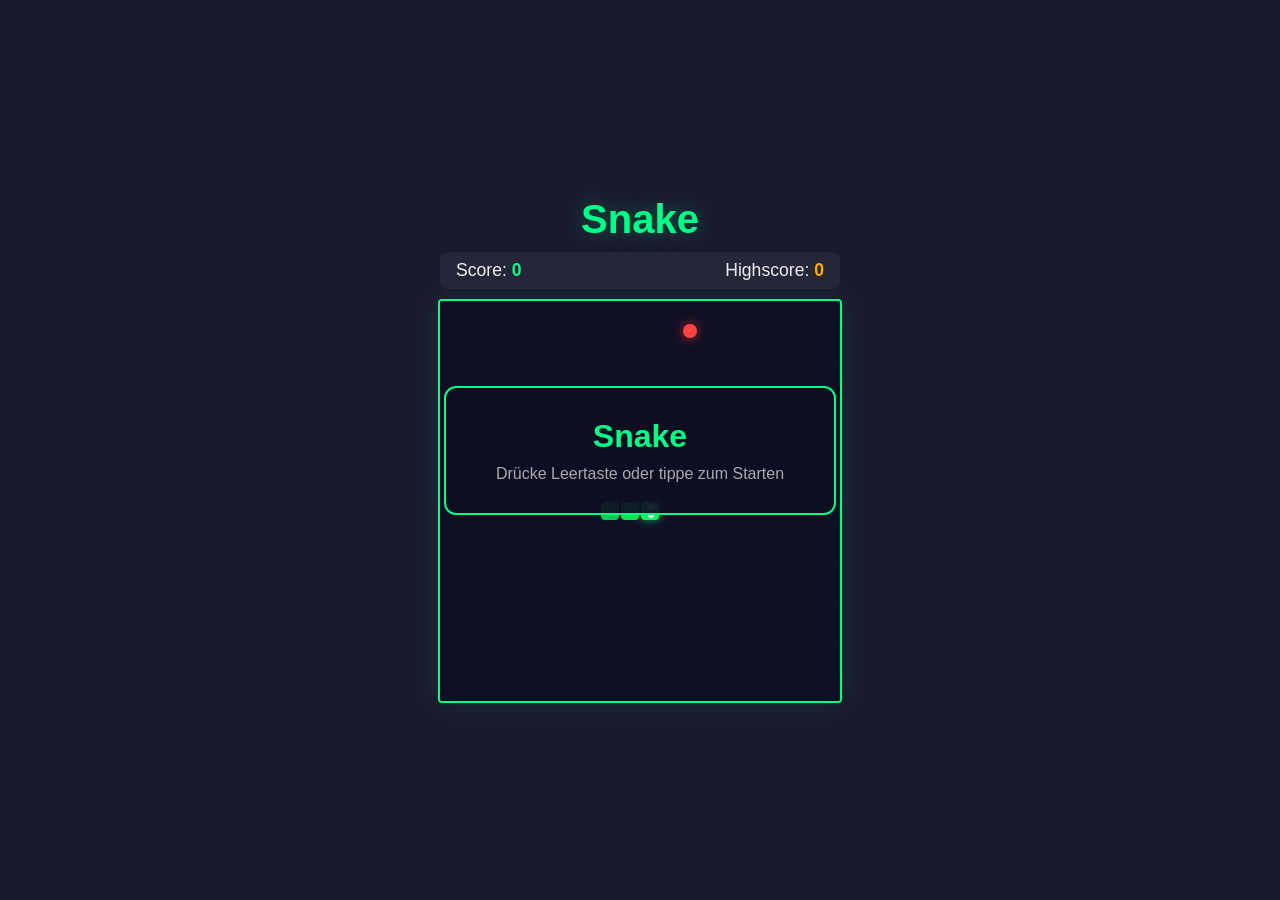
<file: index.html>
<!DOCTYPE html>
<html lang="de">
<head>
    <meta charset="UTF-8">
    <meta name="viewport" content="width=device-width, initial-scale=1.0">
    <title>Snake Spiel</title>
    <link rel="stylesheet" href="style.css">
</head>
<body>
    <div class="container">
        <h1>Snake</h1>
        <div class="score-board">
            <span>Score: <span id="score">0</span></span>
            <span>Highscore: <span id="highscore">0</span></span>
        </div>
        <canvas id="gameCanvas" width="400" height="400"></canvas>
        <div id="overlay" class="overlay">
            <div class="overlay-text">
                <h2 id="overlayTitle">Snake</h2>
                <p id="overlayMessage">Drücke Leertaste oder tippe zum Starten</p>
            </div>
        </div>
        <div class="controls">
            <div class="controls-row">
                <button class="ctrl-btn" id="btnUp">&#9650;</button>
            </div>
            <div class="controls-row">
                <button class="ctrl-btn" id="btnLeft">&#9664;</button>
                <button class="ctrl-btn" id="btnDown">&#9660;</button>
                <button class="ctrl-btn" id="btnRight">&#9654;</button>
            </div>
        </div>
    </div>
    <script src="game.js"></script>
</body>
</html>
</file>
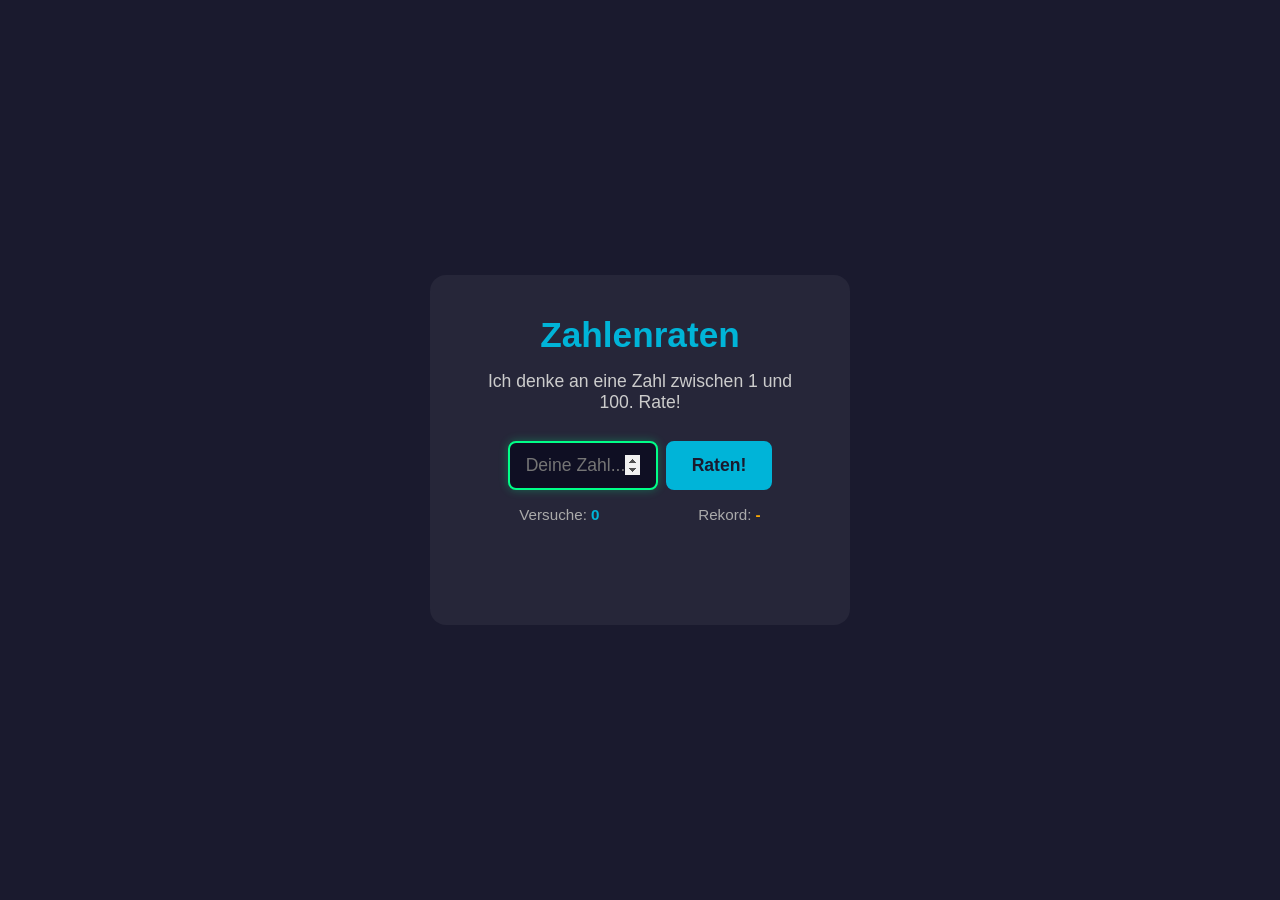
<file: 01-zahlenraten/index.html>
<!DOCTYPE html>
<!--
  DOCTYPE sagt dem Browser: "Das hier ist eine moderne Webseite (HTML5)."
  Ohne das könnte der Browser die Seite falsch darstellen.
-->
<html lang="de">
<!-- lang="de" sagt dem Browser: Die Seite ist auf Deutsch -->

<head>
    <!-- HEAD = unsichtbarer Bereich. Hier laden wir Einstellungen & Dateien -->
    <meta charset="UTF-8">
    <!-- charset="UTF-8" erlaubt Sonderzeichen wie ä, ö, ü, ß -->

    <meta name="viewport" content="width=device-width, initial-scale=1.0">
    <!-- Damit sieht die Seite auch auf dem Handy gut aus -->

    <title>Zahlenraten</title>
    <!-- Der Text, der oben im Browser-Tab steht -->

    <link rel="stylesheet" href="style.css">
    <!-- Hier laden wir unsere CSS-Datei (das Aussehen) -->
</head>

<body>
    <!-- BODY = sichtbarer Bereich. Alles was der Spieler sieht kommt hier rein -->

    <div class="container">
        <!-- div = eine unsichtbare Box, um Inhalte zu gruppieren -->
        <!-- class="container" = ein Name, damit wir die Box in CSS stylen können -->

        <h1>Zahlenraten</h1>
        <!-- h1 = Hauptüberschrift (h1 = größte, h6 = kleinste) -->

        <p id="message">Ich denke an eine Zahl zwischen 1 und 100. Rate!</p>
        <!-- p = Absatz (Paragraph) für Text -->
        <!-- id="message" = eine eindeutige ID, damit JavaScript diesen Text ändern kann -->

        <div class="input-area">
            <input type="number" id="guessInput" min="1" max="100" placeholder="Deine Zahl...">
            <!-- input = Eingabefeld -->
            <!-- type="number" = nur Zahlen erlaubt -->
            <!-- min/max = Bereich 1-100 -->
            <!-- placeholder = grauer Hinweistext im leeren Feld -->

            <button id="guessBtn">Raten!</button>
            <!-- button = ein klickbarer Knopf -->
        </div>

        <div class="info">
            <span>Versuche: <span id="attempts">0</span></span>
            <!-- span = kleiner Textbaustein (bleibt in einer Zeile) -->
            <!-- Verschachtelt: der innere span zeigt die Zahl, die JavaScript ändert -->

            <span>Rekord: <span id="record">-</span></span>
        </div>

        <div id="history" class="history"></div>
        <!-- Hier zeigen wir die bisherigen Versuche an -->

        <button id="newGameBtn" class="new-game-btn hidden">Neues Spiel</button>
        <!-- hidden = unsichtbar am Anfang, wird erst nach Gewinn sichtbar -->
    </div>

    <script src="game.js"></script>
    <!-- Ganz am Ende laden wir JavaScript, damit alle HTML-Elemente schon existieren -->
</body>
</html>
</file>
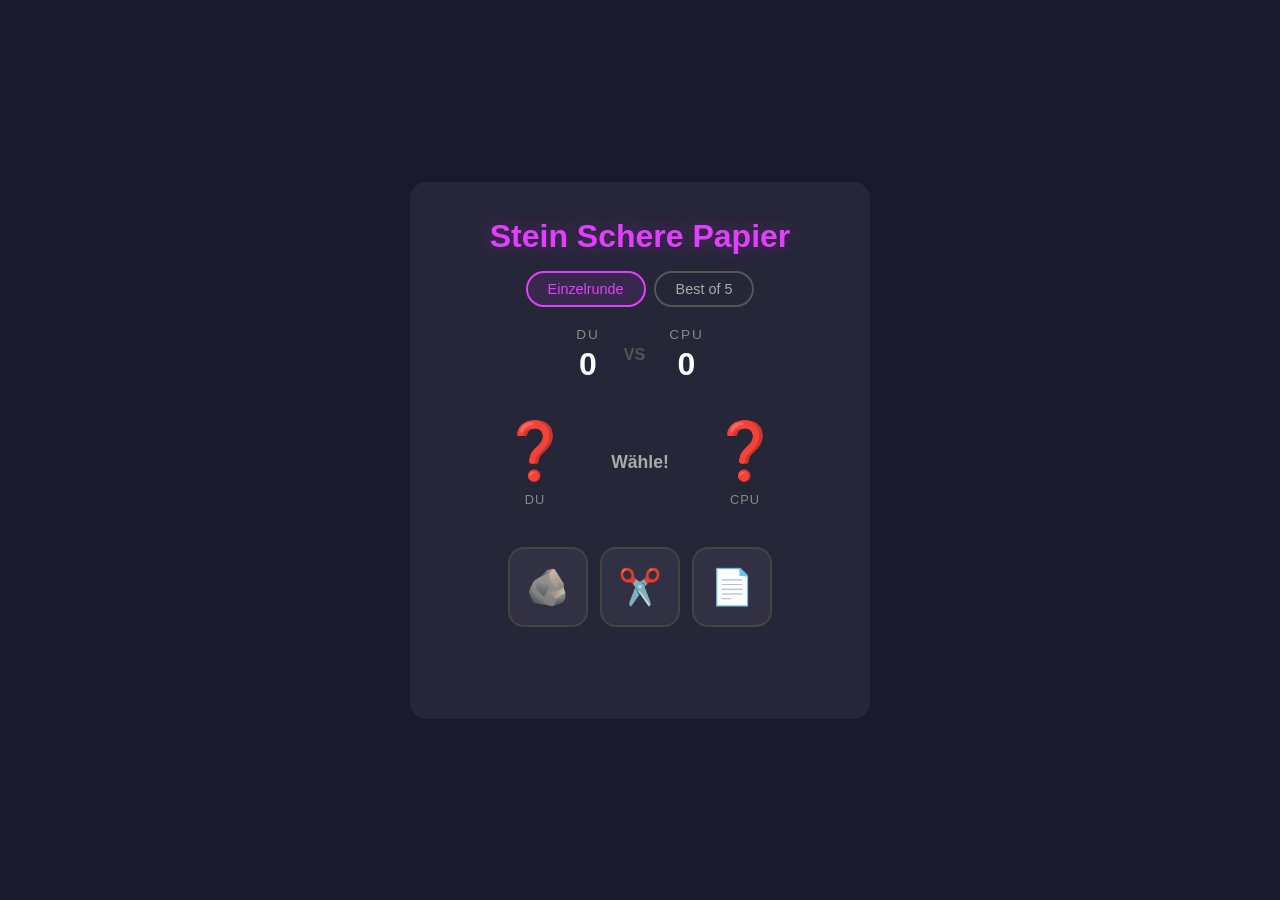
<file: 02-stein-schere-papier/index.html>
<!DOCTYPE html>
<html lang="de">
<head>
    <meta charset="UTF-8">
    <meta name="viewport" content="width=device-width, initial-scale=1.0">
    <title>Stein Schere Papier</title>
    <link rel="stylesheet" href="style.css">
</head>
<body>
    <div class="container">
        <h1>Stein Schere Papier</h1>

        <!-- Modus-Auswahl: Einzelrunde oder Best-of-5 -->
        <div class="mode-select">
            <button class="mode-btn active" data-mode="single">Einzelrunde</button>
            <!-- data-mode = ein eigenes Attribut (data-*), um Werte im HTML zu speichern -->
            <!-- active = CSS-Klasse, die zeigt welcher Modus gerade gewählt ist -->
            <button class="mode-btn" data-mode="bo5">Best of 5</button>
        </div>

        <!-- Punktestand -->
        <div class="scoreboard">
            <div class="score-player">
                <span class="score-label">Du</span>
                <span class="score-value" id="playerScore">0</span>
            </div>
            <div class="score-vs">VS</div>
            <div class="score-player">
                <span class="score-label">CPU</span>
                <span class="score-value" id="cpuScore">0</span>
            </div>
        </div>

        <!-- Kampf-Anzeige: zeigt die Wahl beider Spieler -->
        <div class="battle">
            <div class="fighter">
                <span class="fighter-emoji" id="playerChoice">❓</span>
                <span class="fighter-label">Du</span>
            </div>
            <div class="vs-text" id="resultText">Wähle!</div>
            <div class="fighter">
                <span class="fighter-emoji" id="cpuChoice">❓</span>
                <span class="fighter-label">CPU</span>
            </div>
        </div>

        <!-- Die 3 Auswahlknöpfe -->
        <div class="choices">
            <button class="choice-btn" data-choice="stein">🪨</button>
            <button class="choice-btn" data-choice="schere">✂️</button>
            <button class="choice-btn" data-choice="papier">📄</button>
        </div>

        <!-- Verlauf der Runden -->
        <div id="history" class="history"></div>

        <!-- Neues Spiel Button (anfangs versteckt) -->
        <button id="newGameBtn" class="new-game-btn hidden">Neues Spiel</button>
    </div>

    <script src="game.js"></script>
</body>
</html>
</file>
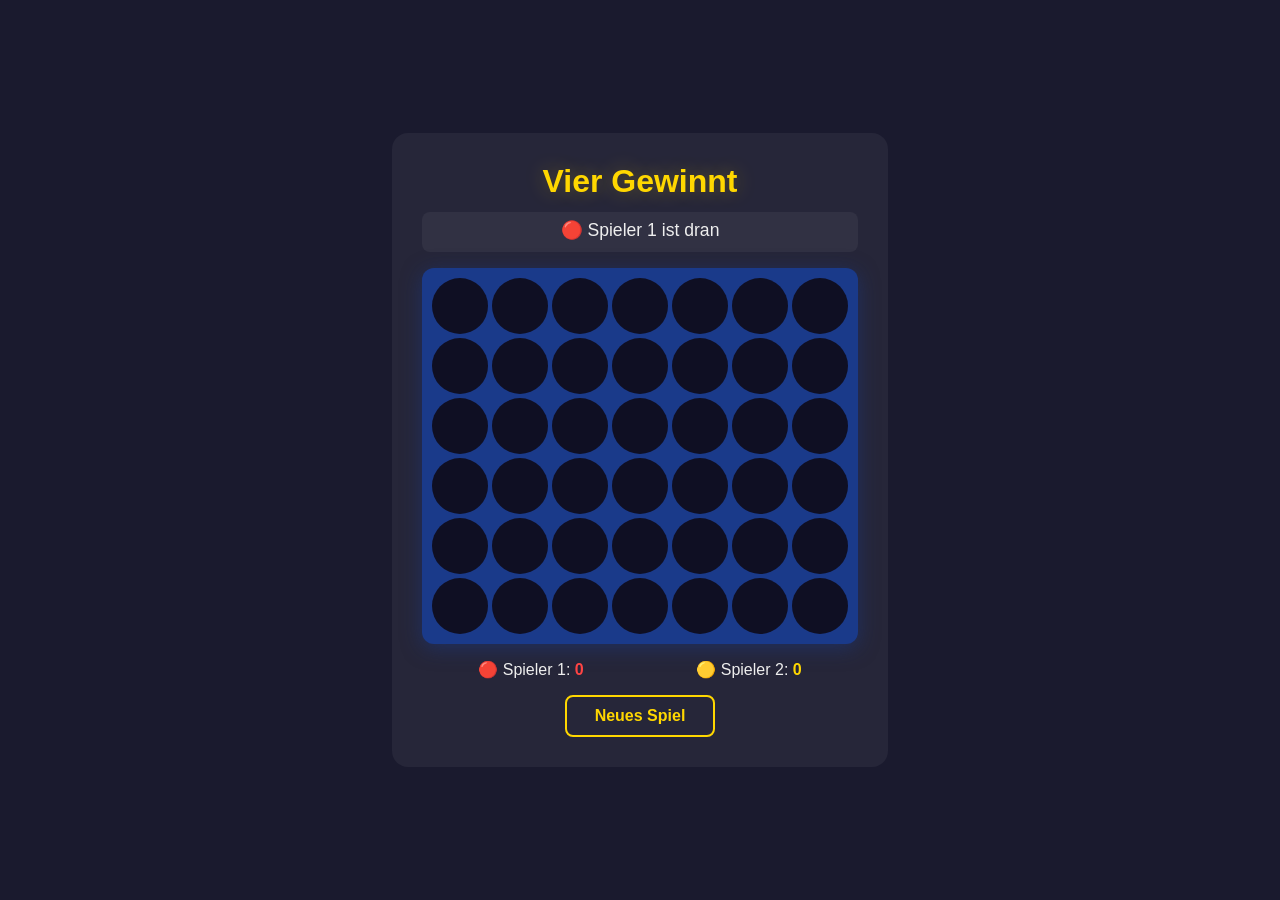
<file: 03-vier-gewinnt/index.html>
<!DOCTYPE html>
<html lang="de">
<head>
    <meta charset="UTF-8">
    <meta name="viewport" content="width=device-width, initial-scale=1.0">
    <title>Vier Gewinnt</title>
    <link rel="stylesheet" href="style.css">
</head>
<body>
    <div class="container">
        <h1>Vier Gewinnt</h1>

        <!-- Statusanzeige: Wer ist dran / Wer hat gewonnen -->
        <div id="status" class="status">🔴 Spieler 1 ist dran</div>

        <!-- Das Spielbrett — wird komplett von JavaScript erzeugt -->
        <!-- Warum? Weil wir 7 Spalten × 6 Zeilen = 42 Felder brauchen.
             Das per Hand in HTML zu schreiben wäre mühsam und fehleranfällig.
             JavaScript kann das in einer Schleife automatisch machen. -->
        <div id="board" class="board"></div>

        <!-- Punktestand -->
        <div class="scoreboard">
            <span>🔴 Spieler 1: <span id="score1">0</span></span>
            <span>🟡 Spieler 2: <span id="score2">0</span></span>
        </div>

        <button id="newGameBtn" class="new-game-btn">Neues Spiel</button>
    </div>

    <script src="game.js"></script>
</body>
</html>
</file>
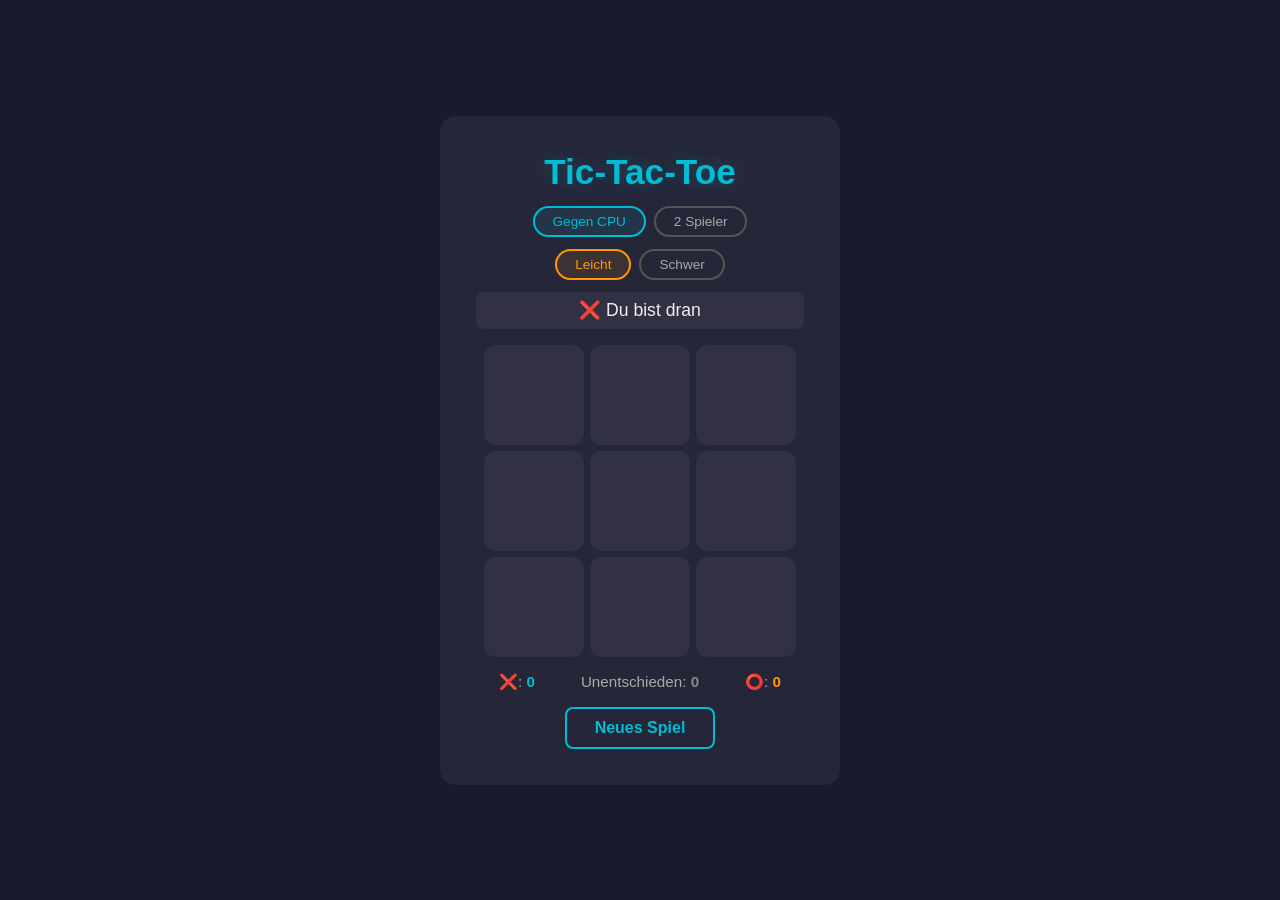
<file: 04-tic-tac-toe/index.html>
<!DOCTYPE html>
<html lang="de">
<head>
    <meta charset="UTF-8">
    <meta name="viewport" content="width=device-width, initial-scale=1.0">
    <title>Tic-Tac-Toe</title>
    <link rel="stylesheet" href="style.css">
</head>
<body>
    <div class="container">
        <h1>Tic-Tac-Toe</h1>

        <!-- Modus-Auswahl: gegen Freund oder gegen CPU -->
        <div class="mode-select">
            <button class="mode-btn active" data-mode="cpu">Gegen CPU</button>
            <button class="mode-btn" data-mode="local">2 Spieler</button>
        </div>

        <!-- Schwierigkeitsgrad (nur bei CPU-Modus sichtbar) -->
        <div class="difficulty" id="difficulty">
            <button class="diff-btn active" data-diff="easy">Leicht</button>
            <button class="diff-btn" data-diff="hard">Schwer</button>
            <!-- Leicht = CPU wählt zufällig
                 Schwer = CPU nutzt den Minimax-Algorithmus (unschlagbar!) -->
        </div>

        <div id="status" class="status">❌ Du bist dran</div>

        <!-- Das 3×3 Spielfeld -->
        <div id="board" class="board">
            <!-- 9 Felder — jedes mit einer Nummer von 0 bis 8:
                 0 | 1 | 2
                 ---------
                 3 | 4 | 5
                 ---------
                 6 | 7 | 8
            -->
            <div class="cell" data-index="0"></div>
            <div class="cell" data-index="1"></div>
            <div class="cell" data-index="2"></div>
            <div class="cell" data-index="3"></div>
            <div class="cell" data-index="4"></div>
            <div class="cell" data-index="5"></div>
            <div class="cell" data-index="6"></div>
            <div class="cell" data-index="7"></div>
            <div class="cell" data-index="8"></div>
        </div>

        <div class="scoreboard">
            <span>❌: <span id="scoreX">0</span></span>
            <span>Unentschieden: <span id="scoreDraw">0</span></span>
            <span>⭕: <span id="scoreO">0</span></span>
        </div>

        <button id="newGameBtn" class="new-game-btn">Neues Spiel</button>
    </div>

    <script src="game.js"></script>
</body>
</html>
</file>
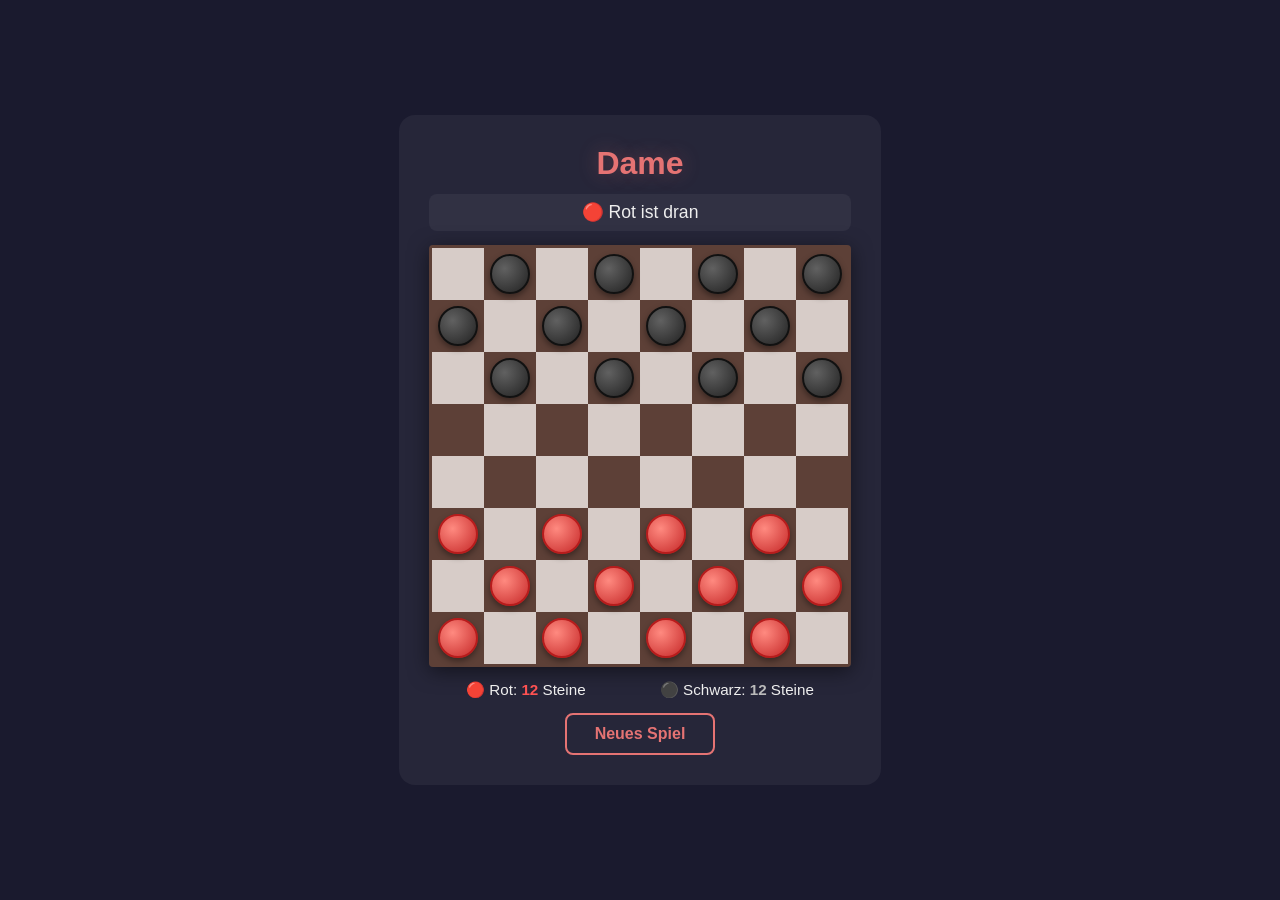
<file: 05-dame/index.html>
<!DOCTYPE html>
<html lang="de">
<head>
    <meta charset="UTF-8">
    <meta name="viewport" content="width=device-width, initial-scale=1.0">
    <title>Dame</title>
    <link rel="stylesheet" href="style.css">
</head>
<body>
    <div class="container">
        <h1>Dame</h1>
        <div id="status" class="status">🔴 Rot ist dran</div>

        <!-- Das 8×8 Spielbrett — wird von JavaScript erzeugt -->
        <div id="board" class="board"></div>

        <div class="scoreboard">
            <span>🔴 Rot: <span id="scoreRed">12</span> Steine</span>
            <span>⚫ Schwarz: <span id="scoreBlack">12</span> Steine</span>
        </div>

        <button id="newGameBtn" class="new-game-btn">Neues Spiel</button>
    </div>

    <script src="game.js"></script>
</body>
</html>
</file>
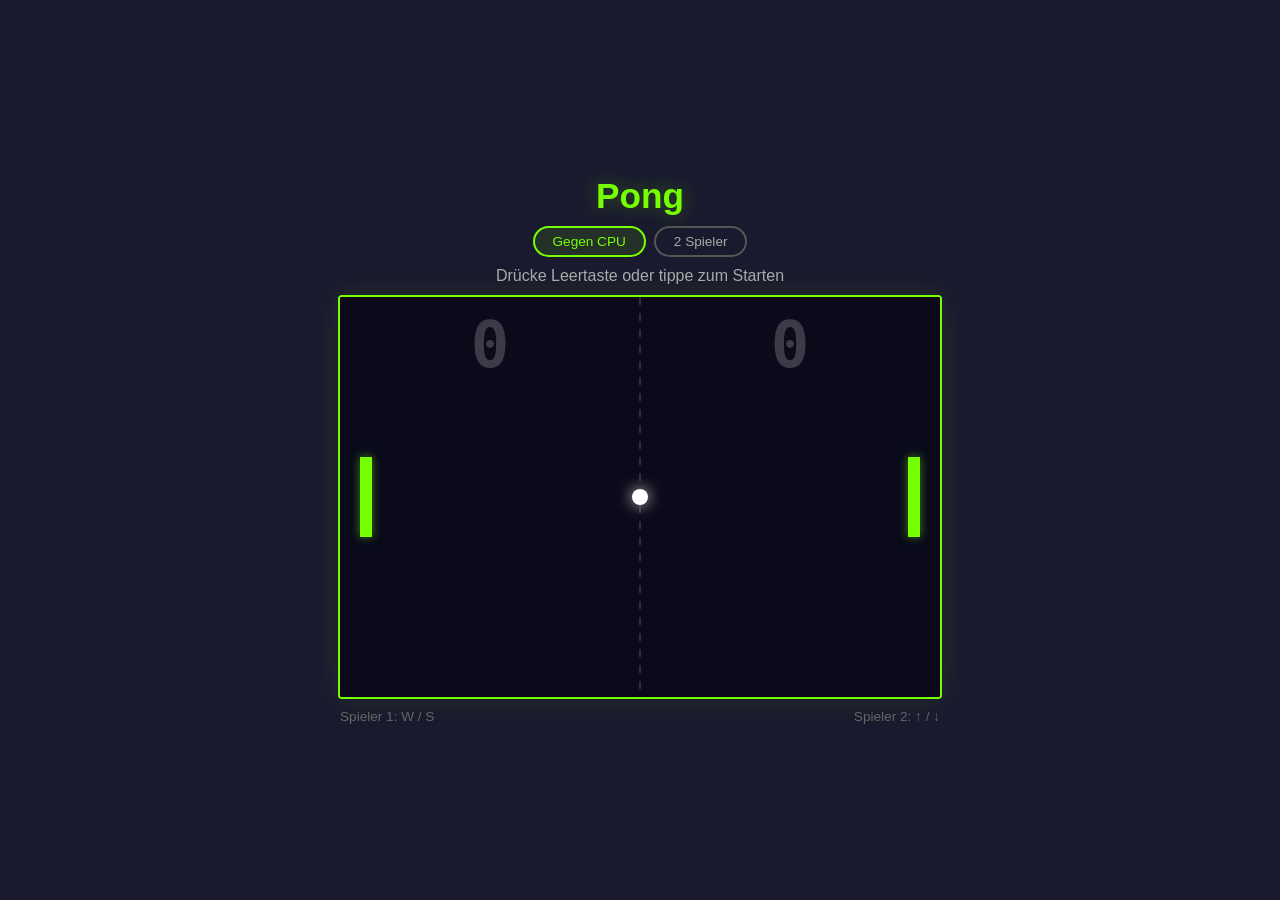
<file: 07-pong/index.html>
<!DOCTYPE html>
<html lang="de">
<head>
    <meta charset="UTF-8">
    <meta name="viewport" content="width=device-width, initial-scale=1.0">
    <title>Pong</title>
    <link rel="stylesheet" href="style.css">
</head>
<body>
    <div class="container">
        <h1>Pong</h1>

        <!-- Modus-Auswahl -->
        <div class="mode-select">
            <button class="mode-btn active" data-mode="cpu">Gegen CPU</button>
            <button class="mode-btn" data-mode="local">2 Spieler</button>
        </div>

        <div id="status" class="status">Drücke Leertaste oder tippe zum Starten</div>

        <!--
          Canvas = eine "Leinwand" auf der wir mit JavaScript zeichnen.
          Anders als HTML-Elemente zeichnen wir hier Pixel für Pixel.
          Perfekt für Spiele mit Bewegung (Ball, Schläger).

          Bei Pong nutzen wir Canvas statt HTML-Elemente, weil:
          - Der Ball sich 60x pro Sekunde bewegt
          - Wir Kollisionen pixel-genau berechnen
          - Es performanter ist als DOM-Manipulation
        -->
        <canvas id="gameCanvas" width="600" height="400"></canvas>

        <div class="controls-info">
            <span>Spieler 1: W / S</span>
            <span>Spieler 2: ↑ / ↓</span>
        </div>
    </div>

    <script src="game.js"></script>
</body>
</html>
</file>
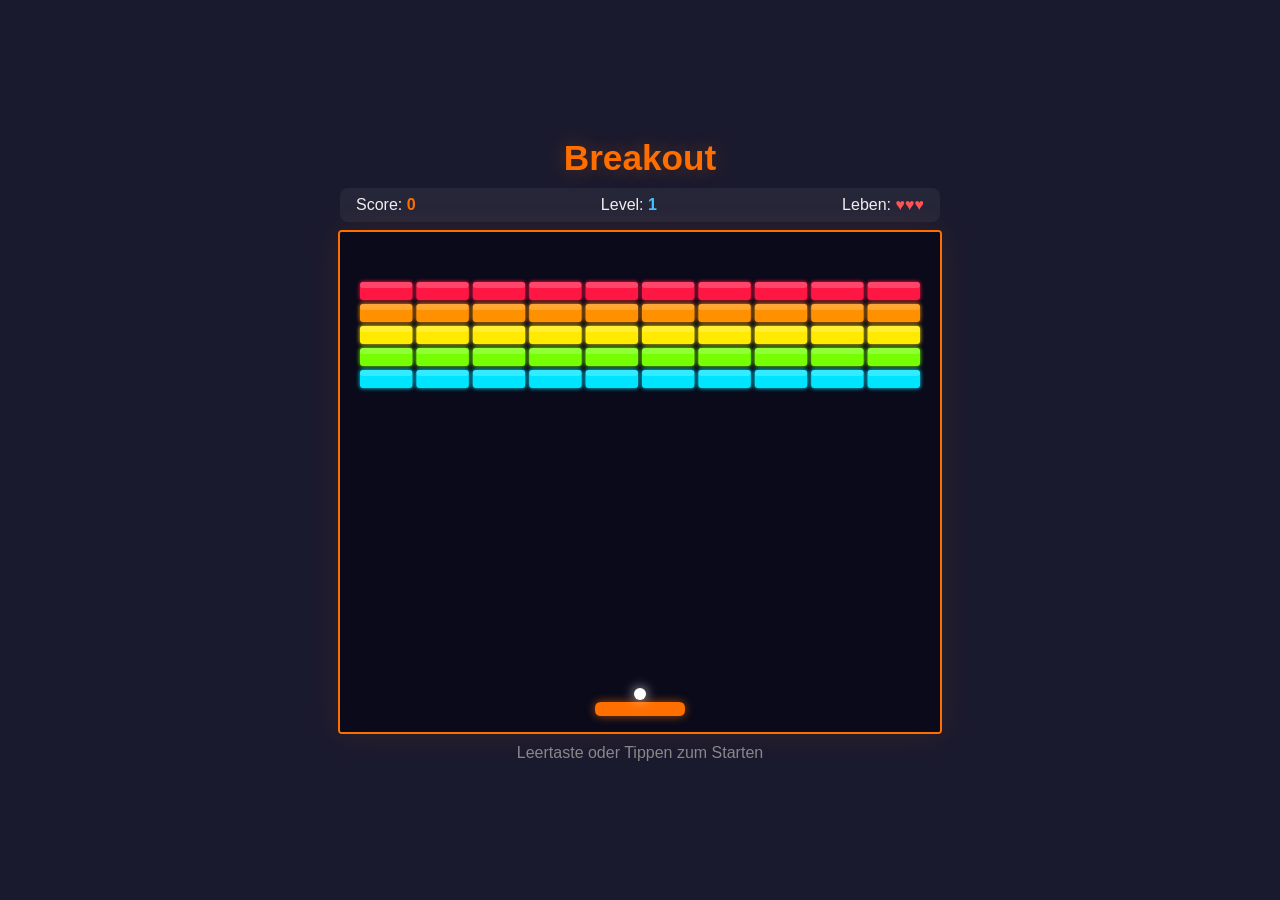
<file: 08-breakout/index.html>
<!DOCTYPE html>
<html lang="de">
<head>
    <meta charset="UTF-8">
    <meta name="viewport" content="width=device-width, initial-scale=1.0">
    <title>Breakout</title>
    <link rel="stylesheet" href="style.css">
</head>
<body>
    <div class="container">
        <h1>Breakout</h1>

        <div class="hud">
            <!-- HUD = Heads-Up Display — die Info-Leiste während des Spiels -->
            <span>Score: <span id="score">0</span></span>
            <span>Level: <span id="level">1</span></span>
            <span>Leben: <span id="lives">♥♥♥</span></span>
        </div>

        <canvas id="gameCanvas" width="600" height="500"></canvas>

        <div id="status" class="status">Leertaste oder Tippen zum Starten</div>
    </div>

    <script src="game.js"></script>
</body>
</html>
</file>
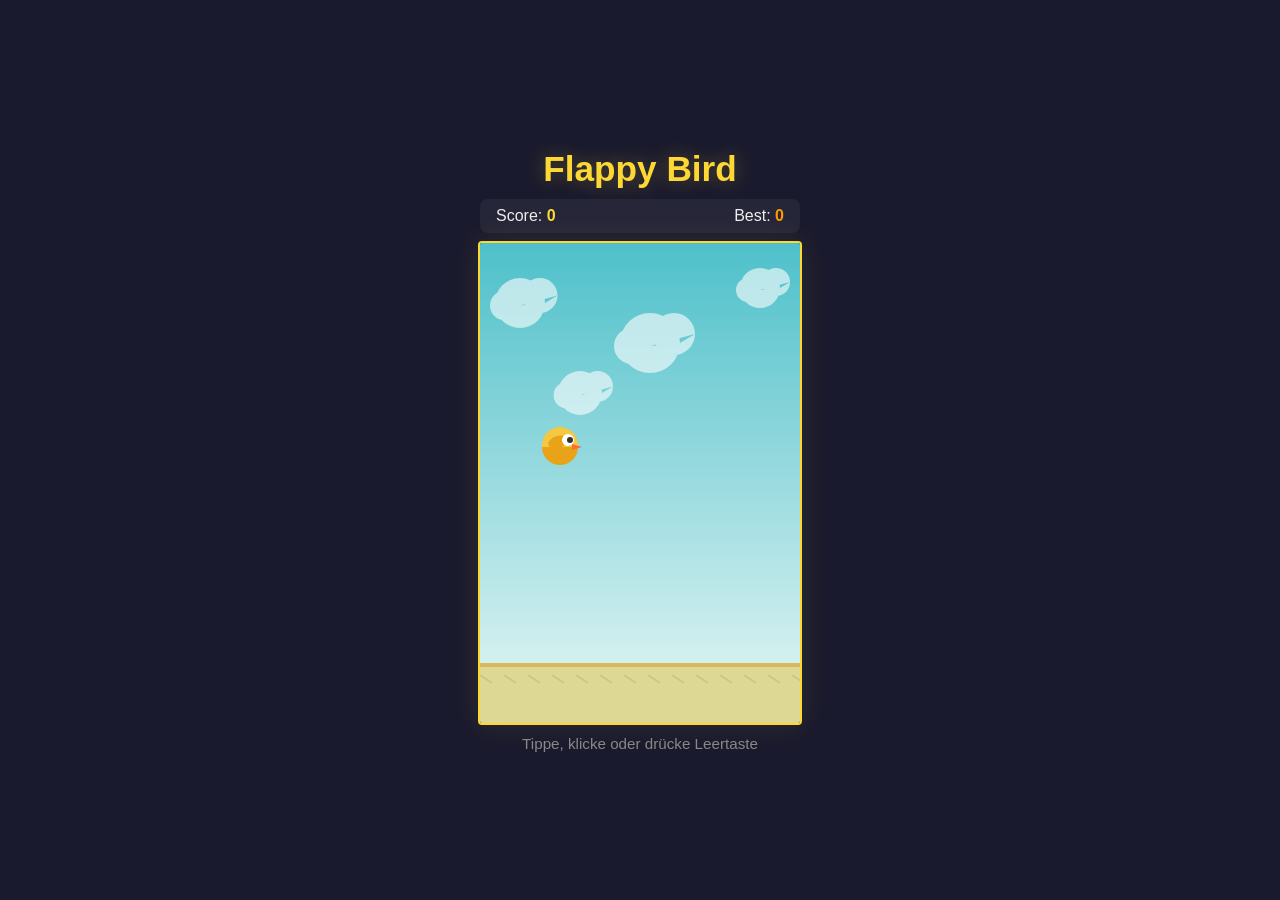
<file: 09-flappy-bird/index.html>
<!DOCTYPE html>
<html lang="de">
<head>
    <meta charset="UTF-8">
    <meta name="viewport" content="width=device-width, initial-scale=1.0">
    <title>Flappy Bird</title>
    <link rel="stylesheet" href="style.css">
</head>
<body>
    <div class="container">
        <h1>Flappy Bird</h1>
        <div class="hud">
            <span>Score: <span id="score">0</span></span>
            <span>Best: <span id="best">0</span></span>
        </div>

        <!--
          Dieses Spiel nutzt NUR Canvas — kein HTML für Spielelemente.
          Der gesamte Hintergrund, Vogel, Rohre und Text werden gezeichnet.
          Das nennt man "Canvas-only Rendering".
        -->
        <canvas id="gameCanvas" width="320" height="480"></canvas>

        <div id="status" class="status">Tippe, klicke oder drücke Leertaste</div>
    </div>

    <script src="game.js"></script>
</body>
</html>
</file>
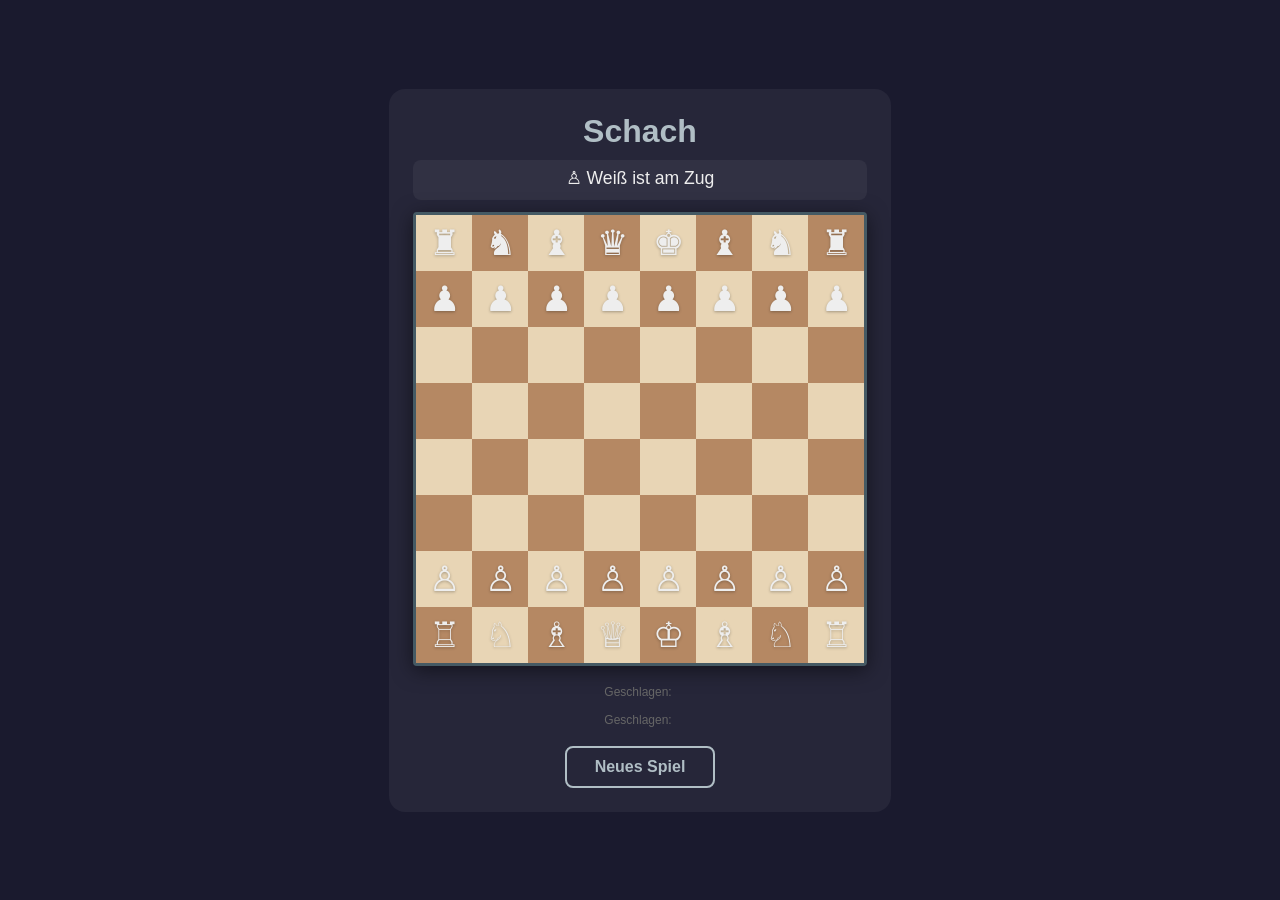
<file: 10-schach/index.html>
<!DOCTYPE html>
<html lang="de">
<head>
    <meta charset="UTF-8">
    <meta name="viewport" content="width=device-width, initial-scale=1.0">
    <title>Schach</title>
    <link rel="stylesheet" href="style.css">
</head>
<body>
    <div class="container">
        <h1>Schach</h1>
        <div id="status" class="status">♙ Weiß ist am Zug</div>

        <!-- Das 8×8 Schachbrett — wird von JavaScript erzeugt -->
        <div id="board" class="board"></div>

        <!-- Anzeige für geschlagene Figuren -->
        <div class="captured">
            <div class="captured-row">
                <span class="captured-label">Geschlagen:</span>
                <span id="capturedWhite" class="captured-pieces"></span>
            </div>
            <div class="captured-row">
                <span class="captured-label">Geschlagen:</span>
                <span id="capturedBlack" class="captured-pieces"></span>
            </div>
        </div>

        <!-- Bauernumwandlung — erscheint wenn ein Bauer die andere Seite erreicht -->
        <div id="promotion" class="promotion hidden">
            <p>Bauer umwandeln in:</p>
            <div class="promo-choices" id="promoChoices"></div>
        </div>

        <button id="newGameBtn" class="new-game-btn">Neues Spiel</button>
    </div>

    <script src="game.js"></script>
</body>
</html>
</file>
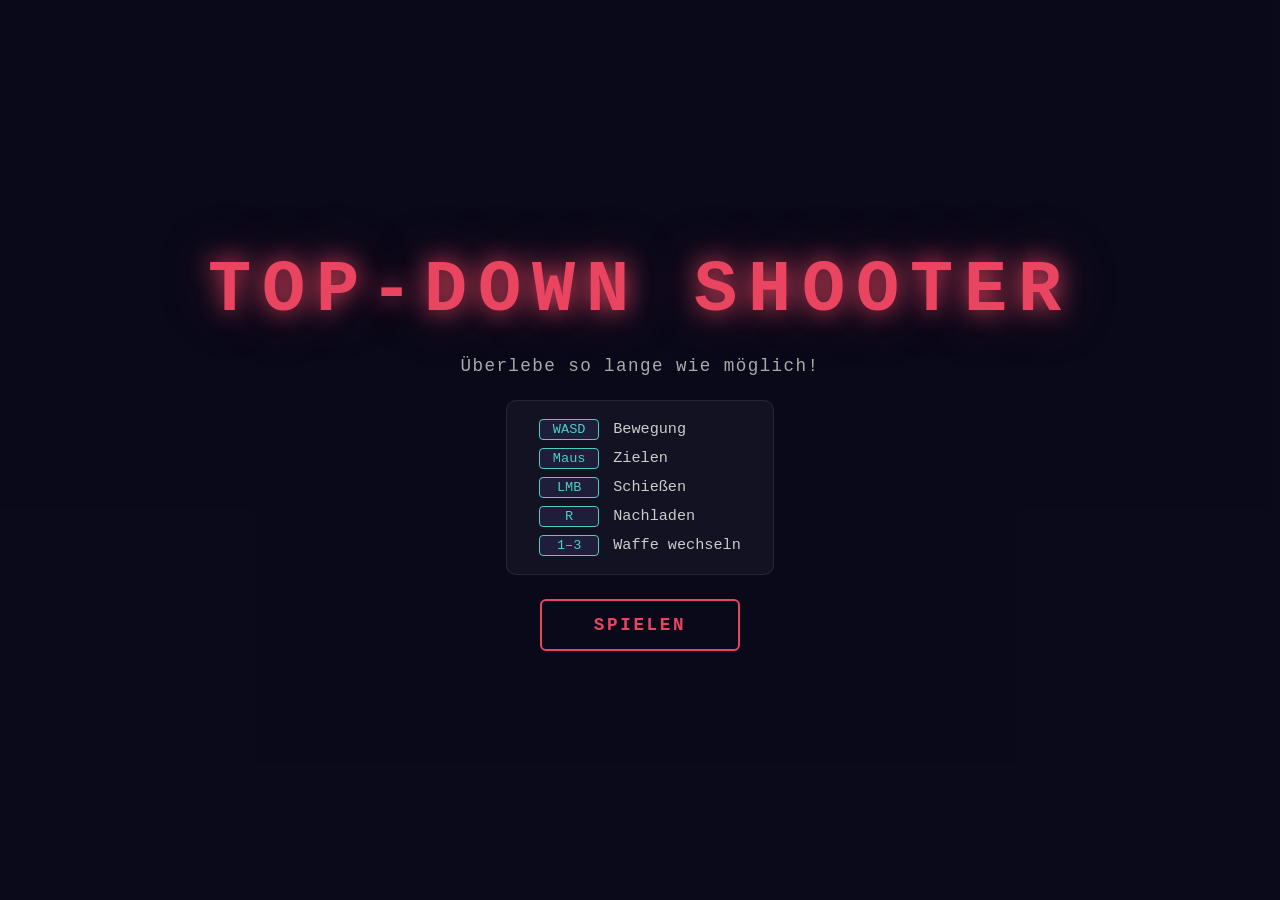
<file: 11-top-down-shooter/index.html>
<!DOCTYPE html>
<html lang="de">
<head>
  <meta charset="UTF-8" />
  <meta name="viewport" content="width=device-width, initial-scale=1.0" />
  <title>Top-Down Shooter</title>
  <link rel="stylesheet" href="style.css" />
</head>
<body>
  <div id="app">
    <!-- START SCREEN -->
    <div id="startScreen" class="screen">
      <h1>TOP-DOWN SHOOTER</h1>
      <p class="subtitle">Überlebe so lange wie möglich!</p>
      <div class="controls-info">
        <div class="control-row"><span class="key">WASD</span> Bewegung</div>
        <div class="control-row"><span class="key">Maus</span> Zielen</div>
        <div class="control-row"><span class="key">LMB</span> Schießen</div>
        <div class="control-row"><span class="key">R</span> Nachladen</div>
        <div class="control-row"><span class="key">1–3</span> Waffe wechseln</div>
      </div>
      <button id="startBtn" class="btn">SPIELEN</button>
    </div>

    <!-- GAME OVER SCREEN -->
    <div id="gameOverScreen" class="screen hidden">
      <h1 id="gameOverTitle">GAME OVER</h1>
      <div id="finalStats">
        <div class="stat-row"><span class="stat-label">Welle</span><span id="finalWave" class="stat-value">0</span></div>
        <div class="stat-row"><span class="stat-label">Score</span><span id="finalScore" class="stat-value">0</span></div>
        <div class="stat-row"><span class="stat-label">Kills</span><span id="finalKills" class="stat-value">0</span></div>
        <div class="stat-row"><span class="stat-label">Highscore</span><span id="highScore" class="stat-value">0</span></div>
      </div>
      <button id="restartBtn" class="btn">NOCHMAL</button>
    </div>

    <!-- GAME CANVAS -->
    <canvas id="gameCanvas"></canvas>

    <!-- HUD -->
    <div id="hud" class="hidden">
      <div id="hudLeft">
        <div id="healthBar">
          <div id="healthFill"></div>
          <span id="healthText">100 HP</span>
        </div>
        <div id="ammoDisplay">
          <span id="ammoCount">30</span><span id="ammoSep">/</span><span id="ammoMax">30</span>
          <span id="reloadText" class="hidden">NACHLADEN…</span>
        </div>
        <div id="weaponDisplay">
          <span id="weaponName">Pistole</span>
        </div>
      </div>
      <div id="hudCenter">
        <div id="waveDisplay">Welle <span id="waveNum">1</span></div>
        <div id="waveStatus"></div>
      </div>
      <div id="hudRight">
        <div id="scoreDisplay"><span id="scoreNum">0</span></div>
        <div id="killDisplay">Kills: <span id="killNum">0</span></div>
      </div>
    </div>
  </div>

  <script src="game.js"></script>
</body>
</html>
</file>
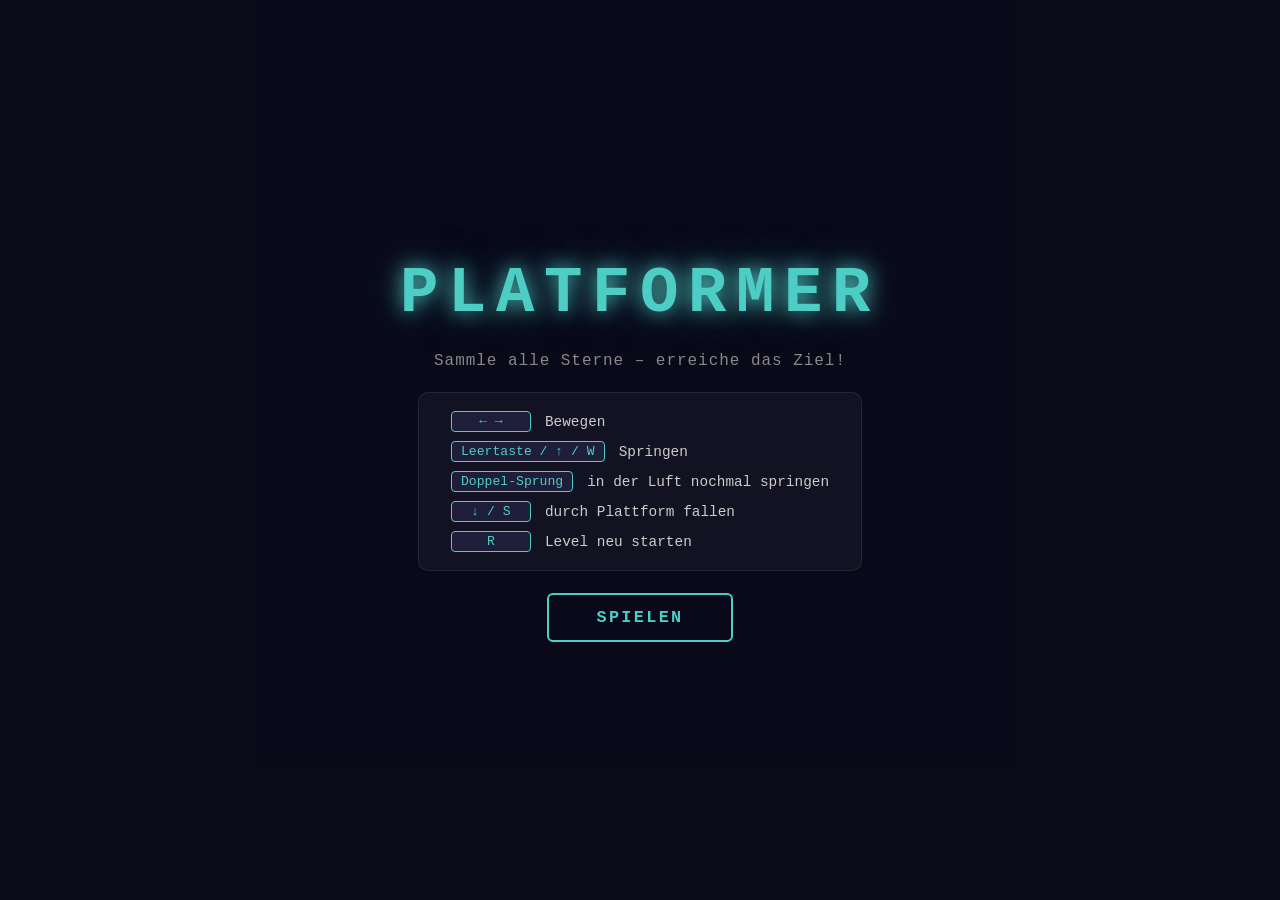
<file: 12-platformer/index.html>
<!DOCTYPE html>
<html lang="de">
<head>
  <meta charset="UTF-8" />
  <meta name="viewport" content="width=device-width, initial-scale=1.0" />
  <title>Platformer</title>
  <link rel="stylesheet" href="style.css" />
</head>
<body>
  <div id="app">

    <!-- START SCREEN -->
    <div id="startScreen" class="screen">
      <h1>PLATFORMER</h1>
      <p class="subtitle">Sammle alle Sterne – erreiche das Ziel!</p>
      <div class="controls-info">
        <div class="control-row"><span class="key">← →</span> Bewegen</div>
        <div class="control-row"><span class="key">Leertaste / ↑ / W</span> Springen</div>
        <div class="control-row"><span class="key">Doppel-Sprung</span> in der Luft nochmal springen</div>
        <div class="control-row"><span class="key">↓ / S</span> durch Plattform fallen</div>
        <div class="control-row"><span class="key">R</span> Level neu starten</div>
      </div>
      <button id="startBtn" class="btn">SPIELEN</button>
    </div>

    <!-- LEVEL COMPLETE -->
    <div id="levelCompleteScreen" class="screen hidden">
      <h1 id="levelCompleteTitle">LEVEL GESCHAFFT!</h1>
      <div id="levelStats">
        <div class="stat-row"><span class="stat-label">Zeit</span>     <span id="lcTime"  class="stat-value">0s</span></div>
        <div class="stat-row"><span class="stat-label">Sterne</span>   <span id="lcStars" class="stat-value">0/0</span></div>
        <div class="stat-row"><span class="stat-label">Tode</span>     <span id="lcDeaths" class="stat-value">0</span></div>
      </div>
      <button id="nextLevelBtn" class="btn">WEITER</button>
    </div>

    <!-- GAME OVER / WIN -->
    <div id="gameOverScreen" class="screen hidden">
      <h1 id="gameOverTitle">SPIEL BEENDET</h1>
      <div id="finalStats">
        <div class="stat-row"><span class="stat-label">Level</span>   <span id="goLevel" class="stat-value">1</span></div>
        <div class="stat-row"><span class="stat-label">Sterne</span>  <span id="goStars" class="stat-value">0</span></div>
        <div class="stat-row"><span class="stat-label">Tode</span>    <span id="goDeaths" class="stat-value">0</span></div>
      </div>
      <button id="restartBtn" class="btn">NOCHMAL</button>
    </div>

    <!-- CANVAS -->
    <canvas id="gameCanvas"></canvas>

    <!-- HUD -->
    <div id="hud" class="hidden">
      <div id="hudLeft">
        <div id="livesDisplay">
          <span id="livesIcons"></span>
        </div>
        <div id="levelLabel">Level <span id="levelNum">1</span></div>
      </div>
      <div id="hudCenter">
        <div id="starsDisplay">★ <span id="starsCollected">0</span> / <span id="starsTotal">0</span></div>
      </div>
      <div id="hudRight">
        <div id="timerDisplay"><span id="timerNum">0</span>s</div>
      </div>
    </div>

  </div>
  <script src="game.js"></script>
</body>
</html>
</file>
<file: style.css>
* {
    margin: 0;
    padding: 0;
    box-sizing: border-box;
}

body {
    background: #1a1a2e;
    color: #eee;
    font-family: 'Segoe UI', Tahoma, Geneva, Verdana, sans-serif;
    display: flex;
    justify-content: center;
    align-items: center;
    min-height: 100vh;
    overflow: hidden;
}

.container {
    text-align: center;
    position: relative;
}

h1 {
    font-size: 2.5rem;
    margin-bottom: 10px;
    color: #00ff88;
    text-shadow: 0 0 20px rgba(0, 255, 136, 0.3);
}

.score-board {
    display: flex;
    justify-content: space-between;
    max-width: 400px;
    margin: 0 auto 10px;
    font-size: 1.1rem;
    padding: 8px 16px;
    background: rgba(255, 255, 255, 0.05);
    border-radius: 8px;
}

#score {
    color: #00ff88;
    font-weight: bold;
}

#highscore {
    color: #ffaa00;
    font-weight: bold;
}

canvas {
    display: block;
    margin: 0 auto;
    border: 2px solid #00ff88;
    border-radius: 4px;
    background: #0f0f23;
    box-shadow: 0 0 30px rgba(0, 255, 136, 0.1);
}

.overlay {
    position: absolute;
    top: 0;
    left: 0;
    right: 0;
    bottom: 0;
    display: flex;
    justify-content: center;
    align-items: center;
    pointer-events: none;
}

.overlay.hidden {
    display: none;
}

.overlay-text {
    background: rgba(15, 15, 35, 0.92);
    padding: 30px 50px;
    border-radius: 12px;
    border: 2px solid #00ff88;
    pointer-events: auto;
}

.overlay-text h2 {
    font-size: 2rem;
    color: #00ff88;
    margin-bottom: 10px;
}

.overlay-text p {
    font-size: 1rem;
    color: #aaa;
}

.controls {
    margin-top: 16px;
    display: none;
}

.controls-row {
    display: flex;
    justify-content: center;
    gap: 6px;
    margin-bottom: 6px;
}

.ctrl-btn {
    width: 56px;
    height: 56px;
    font-size: 1.4rem;
    background: rgba(0, 255, 136, 0.1);
    border: 2px solid #00ff88;
    color: #00ff88;
    border-radius: 10px;
    cursor: pointer;
    user-select: none;
    -webkit-user-select: none;
    touch-action: manipulation;
}

.ctrl-btn:active {
    background: rgba(0, 255, 136, 0.3);
}

@media (pointer: coarse) {
    .controls {
        display: block;
    }
}

@media (max-width: 440px) {
    canvas {
        width: 95vw;
        height: 95vw;
    }
}
</file>
<file: 01-zahlenraten/style.css>
/*
  CSS = Cascading Style Sheets
  Hier bestimmen wir, wie alles AUSSIEHT.
  Jede Regel hat das Format:

  selektor {
      eigenschaft: wert;
  }

  Selektor = WAS wir stylen wollen
  Eigenschaft = WIE wir es stylen wollen
*/

/* ===== GRUNDEINSTELLUNGEN ===== */

* {
    /* * = ALLES auf der Seite */
    margin: 0;          /* Außenabstand auf 0 */
    padding: 0;         /* Innenabstand auf 0 */
    box-sizing: border-box; /* Breite inkl. Rahmen berechnen (vereinfacht vieles) */
}

body {
    /* body = die ganze sichtbare Seite */
    background: #1a1a2e;       /* Dunkler Hintergrund (Hex-Farbcode) */
    color: #eee;               /* Helle Schriftfarbe */
    font-family: 'Segoe UI', Tahoma, sans-serif;  /* Schriftart */
    display: flex;             /* Flexbox = einfaches Zentrieren */
    justify-content: center;   /* Horizontal zentrieren */
    align-items: center;       /* Vertikal zentrieren */
    min-height: 100vh;         /* Mindestens so hoch wie der Bildschirm (vh = viewport height) */
}

/* ===== CONTAINER (die Hauptbox) ===== */

.container {
    /* .container = Element mit class="container" */
    text-align: center;        /* Text zentrieren */
    background: rgba(255, 255, 255, 0.05); /* Leicht heller als Hintergrund (rgba = Farbe mit Transparenz) */
    padding: 40px;             /* Innenabstand */
    border-radius: 16px;       /* Abgerundete Ecken */
    max-width: 420px;          /* Maximale Breite */
    width: 90%;                /* Auf kleinen Bildschirmen 90% Breite */
}

/* ===== ÜBERSCHRIFT ===== */

h1 {
    font-size: 2.2rem;         /* Schriftgröße (rem = relativ zur Browser-Standardgröße) */
    color: #00b4d8;            /* Blauer Farbton */
    margin-bottom: 16px;
}

/* ===== NACHRICHT (der Hinweistext) ===== */

#message {
    /* # = Element mit einer bestimmten ID */
    font-size: 1.1rem;
    margin-bottom: 20px;
    min-height: 50px;          /* Mindesthöhe, damit die Box nicht springt */
    color: #ccc;
}

/* ===== EINGABEBEREICH ===== */

.input-area {
    display: flex;             /* Eingabefeld und Button nebeneinander */
    gap: 8px;                  /* Abstand zwischen den Elementen */
    justify-content: center;
    margin-bottom: 16px;
}

input {
    padding: 12px 16px;
    font-size: 1.1rem;
    border: 2px solid #00b4d8;
    border-radius: 8px;
    background: #0f0f23;       /* Dunkler Hintergrund */
    color: #fff;
    width: 150px;
    outline: none;             /* Kein blauer Rahmen beim Klicken */
    text-align: center;
}

input:focus {
    /* :focus = wenn der Nutzer ins Feld klickt */
    border-color: #00ff88;     /* Rahmen wird grün */
    box-shadow: 0 0 10px rgba(0, 255, 136, 0.3); /* Leuchten */
}

button {
    padding: 12px 24px;
    font-size: 1.1rem;
    border: 2px solid #00b4d8;
    border-radius: 8px;
    background: #00b4d8;
    color: #1a1a2e;
    cursor: pointer;           /* Mauszeiger wird zur Hand */
    font-weight: bold;
    transition: all 0.2s;      /* Weicher Übergang bei Hover */
}

button:hover {
    /* :hover = wenn die Maus drüber fährt */
    background: #00ff88;
    border-color: #00ff88;
}

/* ===== INFO-ZEILE (Versuche & Rekord) ===== */

.info {
    display: flex;
    justify-content: space-around; /* Gleichmäßig verteilen */
    margin-bottom: 16px;
    font-size: 0.95rem;
    color: #aaa;
}

#attempts {
    color: #00b4d8;
    font-weight: bold;
}

#record {
    color: #ffaa00;            /* Gold für den Rekord */
    font-weight: bold;
}

/* ===== VERLAUF (bisherige Versuche) ===== */

.history {
    display: flex;
    flex-wrap: wrap;           /* Wenn kein Platz, nächste Zeile */
    gap: 6px;
    justify-content: center;
    margin-bottom: 16px;
    min-height: 30px;
}

.guess-tag {
    /* Jeder einzelne Versuch als kleines Label */
    padding: 4px 10px;
    border-radius: 20px;
    font-size: 0.85rem;
    font-weight: bold;
}

.guess-tag.too-low {
    /* Zahl war zu niedrig = blau */
    background: rgba(0, 180, 216, 0.2);
    color: #00b4d8;
    border: 1px solid #00b4d8;
}

.guess-tag.too-high {
    /* Zahl war zu hoch = rot */
    background: rgba(255, 68, 68, 0.2);
    color: #ff4444;
    border: 1px solid #ff4444;
}

.guess-tag.correct {
    /* Richtig = grün */
    background: rgba(0, 255, 136, 0.2);
    color: #00ff88;
    border: 1px solid #00ff88;
}

/* ===== NEUES SPIEL BUTTON ===== */

.new-game-btn {
    margin-top: 10px;
    background: transparent;
    border-color: #00ff88;
    color: #00ff88;
}

/* ===== HILFKLASSE ===== */

.hidden {
    display: none;             /* Element komplett verstecken */
}
</file>
<file: 02-stein-schere-papier/style.css>
* {
    margin: 0;
    padding: 0;
    box-sizing: border-box;
}

body {
    background: #1a1a2e;
    color: #eee;
    font-family: 'Segoe UI', Tahoma, sans-serif;
    display: flex;
    justify-content: center;
    align-items: center;
    min-height: 100vh;
}

.container {
    text-align: center;
    background: rgba(255, 255, 255, 0.05);
    padding: 36px;
    border-radius: 16px;
    max-width: 460px;
    width: 90%;
}

h1 {
    font-size: 2rem;
    color: #e040fb;
    margin-bottom: 16px;
    text-shadow: 0 0 20px rgba(224, 64, 251, 0.3);
}

/* ===== MODUS-AUSWAHL ===== */

.mode-select {
    display: flex;
    gap: 8px;
    justify-content: center;
    margin-bottom: 20px;
}

.mode-btn {
    padding: 8px 20px;
    font-size: 0.9rem;
    border: 2px solid #555;
    border-radius: 20px;
    background: transparent;
    color: #aaa;
    cursor: pointer;
    transition: all 0.2s;
}

.mode-btn.active {
    /* .active = der aktuell gewählte Modus */
    border-color: #e040fb;
    color: #e040fb;
    background: rgba(224, 64, 251, 0.1);
}

/* ===== SCOREBOARD ===== */

.scoreboard {
    display: flex;
    justify-content: center;
    align-items: center;
    gap: 24px;
    margin-bottom: 20px;
}

.score-player {
    display: flex;
    flex-direction: column;  /* Elemente untereinander statt nebeneinander */
    align-items: center;
    gap: 4px;
}

.score-label {
    font-size: 0.85rem;
    color: #888;
    text-transform: uppercase;  /* Alles in Großbuchstaben */
    letter-spacing: 2px;
}

.score-value {
    font-size: 2rem;
    font-weight: bold;
    color: #fff;
}

.score-vs {
    font-size: 1rem;
    color: #555;
    font-weight: bold;
}

/* ===== KAMPF-ANZEIGE ===== */

.battle {
    display: flex;
    justify-content: center;
    align-items: center;
    gap: 20px;
    margin-bottom: 24px;
    min-height: 120px;
}

.fighter {
    display: flex;
    flex-direction: column;
    align-items: center;
    gap: 8px;
}

.fighter-emoji {
    font-size: 3.5rem;
    /* Animation: leichtes Wackeln bei Auswahl */
    transition: transform 0.3s;
}

.fighter-emoji.pop {
    /* .pop = kurze Vergrößerung als Feedback */
    transform: scale(1.3);
}

.fighter-label {
    font-size: 0.8rem;
    color: #888;
    text-transform: uppercase;
    letter-spacing: 1px;
}

.vs-text {
    font-size: 1.1rem;
    font-weight: bold;
    color: #aaa;
    min-width: 100px;
}

.vs-text.win { color: #00ff88; }    /* Gewonnen = grün */
.vs-text.lose { color: #ff4444; }   /* Verloren = rot */
.vs-text.draw { color: #ffaa00; }   /* Unentschieden = gelb */

/* ===== AUSWAHLKNÖPFE ===== */

.choices {
    display: flex;
    gap: 12px;
    justify-content: center;
    margin-bottom: 20px;
}

.choice-btn {
    width: 80px;
    height: 80px;
    font-size: 2.2rem;
    border: 2px solid #444;
    border-radius: 16px;
    background: rgba(255, 255, 255, 0.05);
    cursor: pointer;
    transition: all 0.2s;
}

.choice-btn:hover {
    border-color: #e040fb;
    background: rgba(224, 64, 251, 0.1);
    transform: scale(1.1);    /* Leicht vergrößern */
}

.choice-btn:disabled {
    opacity: 0.4;              /* Halbtransparent wenn deaktiviert */
    cursor: not-allowed;
    transform: none;
}

/* ===== VERLAUF ===== */

.history {
    display: flex;
    flex-wrap: wrap;
    gap: 6px;
    justify-content: center;
    min-height: 24px;
    margin-bottom: 12px;
}

.round-tag {
    padding: 3px 10px;
    border-radius: 12px;
    font-size: 0.8rem;
    font-weight: bold;
}

.round-tag.win {
    background: rgba(0, 255, 136, 0.15);
    color: #00ff88;
}

.round-tag.lose {
    background: rgba(255, 68, 68, 0.15);
    color: #ff4444;
}

.round-tag.draw {
    background: rgba(255, 170, 0, 0.15);
    color: #ffaa00;
}

/* ===== NEUES SPIEL ===== */

.new-game-btn {
    padding: 10px 28px;
    font-size: 1rem;
    border: 2px solid #e040fb;
    border-radius: 8px;
    background: transparent;
    color: #e040fb;
    cursor: pointer;
    font-weight: bold;
    transition: all 0.2s;
}

.new-game-btn:hover {
    background: rgba(224, 64, 251, 0.15);
}

.hidden {
    display: none;
}
</file>
<file: 03-vier-gewinnt/style.css>
* {
    margin: 0;
    padding: 0;
    box-sizing: border-box;
}

body {
    background: #1a1a2e;
    color: #eee;
    font-family: 'Segoe UI', Tahoma, sans-serif;
    display: flex;
    justify-content: center;
    align-items: center;
    min-height: 100vh;
}

.container {
    text-align: center;
    background: rgba(255, 255, 255, 0.05);
    padding: 30px;
    border-radius: 16px;
}

h1 {
    font-size: 2rem;
    color: #ffd700;
    margin-bottom: 12px;
    text-shadow: 0 0 20px rgba(255, 215, 0, 0.3);
}

/* ===== STATUS-ANZEIGE ===== */

.status {
    font-size: 1.1rem;
    margin-bottom: 16px;
    padding: 8px 16px;
    background: rgba(255, 255, 255, 0.05);
    border-radius: 8px;
    min-height: 40px;
}

/* ===== DAS SPIELBRETT ===== */

.board {
    /*
      CSS Grid = perfekt für Gitter-Layouts (Zeilen × Spalten).
      Wie eine Excel-Tabelle: Wir definieren Spalten und Zeilen,
      und die Kinder-Elemente füllen die Zellen automatisch.
    */
    display: grid;
    grid-template-columns: repeat(7, 56px);
    /* repeat(7, 56px) = 7 Spalten, jede 56px breit */
    grid-template-rows: repeat(6, 56px);
    /* 6 Zeilen, jede 56px hoch */
    gap: 4px;                  /* Abstand zwischen den Zellen */
    background: #1a3a8a;       /* Blaues Brett (wie das echte Spiel) */
    padding: 10px;
    border-radius: 12px;
    margin: 0 auto 16px;
    width: fit-content;        /* Nur so breit wie nötig */
    box-shadow: 0 4px 20px rgba(26, 58, 138, 0.5);
}

/* ===== EINZELNE ZELLE (ein Loch im Brett) ===== */

.cell {
    width: 56px;
    height: 56px;
    background: #0f0f23;       /* Dunkles Loch */
    border-radius: 50%;        /* 50% = perfekter Kreis */
    cursor: pointer;
    transition: background 0.2s;
    /* transition = weicher Übergang wenn sich die Farbe ändert */
}

/* Hover-Effekt: Spalte hervorheben */
.cell:hover {
    background: #2a2a4e;
}

/* Spieler 1 = Rot */
.cell.player1 {
    background: #ff4444;
    box-shadow: inset 0 -4px 8px rgba(0, 0, 0, 0.3), 0 0 12px rgba(255, 68, 68, 0.4);
    /* inset = Schatten INNERHALB des Elements (gibt 3D-Effekt) */
    /* Zweiter Schatten = Leuchten nach außen */
}

/* Spieler 2 = Gelb */
.cell.player2 {
    background: #ffd700;
    box-shadow: inset 0 -4px 8px rgba(0, 0, 0, 0.3), 0 0 12px rgba(255, 215, 0, 0.4);
}

/* Gewinner-Steine hervorheben */
.cell.winning {
    animation: pulse 0.6s infinite alternate;
    /* animation = wiederholte Bewegung */
    /* pulse = Name der Animation (unten definiert) */
    /* 0.6s = Dauer */
    /* infinite = unendlich wiederholen */
    /* alternate = hin und zurück */
}

/*
  @keyframes = definiert eine Animation Schritt für Schritt.
  "from" = Startzustand, "to" = Endzustand.
  Der Browser berechnet alles dazwischen automatisch.
*/
@keyframes pulse {
    from { transform: scale(1); }
    to { transform: scale(1.1); }
}

/* Animation: Stein fällt von oben */
.cell.drop {
    animation: dropIn 0.3s ease-out;
    /* ease-out = am Anfang schnell, am Ende langsam (wie Gravitation) */
}

@keyframes dropIn {
    from { transform: translateY(-200px); }
    /* translateY = vertikal verschieben, -200px = 200px nach oben */
    to { transform: translateY(0); }
}

/* ===== SCOREBOARD ===== */

.scoreboard {
    display: flex;
    justify-content: space-around;
    margin-bottom: 16px;
    font-size: 1rem;
}

#score1 { color: #ff4444; font-weight: bold; }
#score2 { color: #ffd700; font-weight: bold; }

/* ===== NEUES SPIEL ===== */

.new-game-btn {
    padding: 10px 28px;
    font-size: 1rem;
    border: 2px solid #ffd700;
    border-radius: 8px;
    background: transparent;
    color: #ffd700;
    cursor: pointer;
    font-weight: bold;
    transition: all 0.2s;
}

.new-game-btn:hover {
    background: rgba(255, 215, 0, 0.15);
}

/* ===== RESPONSIVE (kleine Bildschirme) ===== */

@media (max-width: 480px) {
    .board {
        grid-template-columns: repeat(7, 44px);
        grid-template-rows: repeat(6, 44px);
    }
    .cell {
        width: 44px;
        height: 44px;
    }
}
</file>
<file: 04-tic-tac-toe/style.css>
* {
    margin: 0;
    padding: 0;
    box-sizing: border-box;
}

body {
    background: #1a1a2e;
    color: #eee;
    font-family: 'Segoe UI', Tahoma, sans-serif;
    display: flex;
    justify-content: center;
    align-items: center;
    min-height: 100vh;
}

.container {
    text-align: center;
    background: rgba(255, 255, 255, 0.05);
    padding: 36px;
    border-radius: 16px;
    max-width: 400px;
    width: 90%;
}

h1 {
    font-size: 2.2rem;
    color: #00bcd4;
    margin-bottom: 14px;
    text-shadow: 0 0 20px rgba(0, 188, 212, 0.3);
}

/* ===== MODUS & SCHWIERIGKEIT ===== */

.mode-select, .difficulty {
    display: flex;
    gap: 8px;
    justify-content: center;
    margin-bottom: 12px;
}

.mode-btn, .diff-btn {
    padding: 6px 18px;
    font-size: 0.85rem;
    border: 2px solid #555;
    border-radius: 20px;
    background: transparent;
    color: #aaa;
    cursor: pointer;
    transition: all 0.2s;
}

.mode-btn.active {
    border-color: #00bcd4;
    color: #00bcd4;
    background: rgba(0, 188, 212, 0.1);
}

.diff-btn.active {
    border-color: #ff9800;
    color: #ff9800;
    background: rgba(255, 152, 0, 0.1);
}

.difficulty.hidden {
    display: none;
}

/* ===== STATUS ===== */

.status {
    font-size: 1.1rem;
    margin-bottom: 16px;
    padding: 8px;
    background: rgba(255, 255, 255, 0.05);
    border-radius: 8px;
}

/* ===== DAS SPIELFELD ===== */

.board {
    display: grid;
    grid-template-columns: repeat(3, 100px);
    grid-template-rows: repeat(3, 100px);
    gap: 6px;
    margin: 0 auto 16px;
    width: fit-content;
}

.cell {
    width: 100px;
    height: 100px;
    background: rgba(255, 255, 255, 0.05);
    border-radius: 12px;
    display: flex;
    justify-content: center;
    align-items: center;
    font-size: 2.8rem;
    cursor: pointer;
    transition: all 0.2s;
    user-select: none;
    /* user-select: none = Text kann nicht markiert werden (störend bei Klicks) */
}

.cell:hover:not(.taken) {
    /*
      :not(.taken) = NUR wenn die Zelle NICHT die Klasse "taken" hat.
      So leuchtet ein bereits belegtes Feld nicht mehr auf.
    */
    background: rgba(0, 188, 212, 0.1);
}

.cell.taken {
    cursor: not-allowed;
}

/* X = Cyan/Blau */
.cell.x {
    color: #00bcd4;
    text-shadow: 0 0 15px rgba(0, 188, 212, 0.5);
}

/* O = Orange */
.cell.o {
    color: #ff9800;
    text-shadow: 0 0 15px rgba(255, 152, 0, 0.5);
}

/* Gewinner-Linie hervorheben */
.cell.winning {
    animation: glow 0.5s infinite alternate;
    background: rgba(255, 255, 255, 0.1);
}

@keyframes glow {
    from { transform: scale(1); }
    to { transform: scale(1.08); }
}

/* Erscheinungs-Animation */
.cell.placed {
    animation: popIn 0.25s ease-out;
}

@keyframes popIn {
    from { transform: scale(0); }
    to { transform: scale(1); }
}

/* ===== SCOREBOARD ===== */

.scoreboard {
    display: flex;
    justify-content: space-around;
    margin-bottom: 16px;
    font-size: 0.95rem;
    color: #aaa;
}

#scoreX { color: #00bcd4; font-weight: bold; }
#scoreO { color: #ff9800; font-weight: bold; }
#scoreDraw { color: #888; font-weight: bold; }

/* ===== NEUES SPIEL ===== */

.new-game-btn {
    padding: 10px 28px;
    font-size: 1rem;
    border: 2px solid #00bcd4;
    border-radius: 8px;
    background: transparent;
    color: #00bcd4;
    cursor: pointer;
    font-weight: bold;
    transition: all 0.2s;
}

.new-game-btn:hover {
    background: rgba(0, 188, 212, 0.15);
}
</file>
<file: 05-dame/style.css>
* {
    margin: 0;
    padding: 0;
    box-sizing: border-box;
}

body {
    background: #1a1a2e;
    color: #eee;
    font-family: 'Segoe UI', Tahoma, sans-serif;
    display: flex;
    justify-content: center;
    align-items: center;
    min-height: 100vh;
}

.container {
    text-align: center;
    background: rgba(255, 255, 255, 0.05);
    padding: 30px;
    border-radius: 16px;
}

h1 {
    font-size: 2rem;
    color: #e57373;
    margin-bottom: 12px;
    text-shadow: 0 0 20px rgba(229, 115, 115, 0.3);
}

.status {
    font-size: 1.1rem;
    margin-bottom: 14px;
    padding: 8px 16px;
    background: rgba(255, 255, 255, 0.05);
    border-radius: 8px;
}

/* ===== SPIELBRETT ===== */

.board {
    display: grid;
    grid-template-columns: repeat(8, 52px);
    grid-template-rows: repeat(8, 52px);
    margin: 0 auto 14px;
    width: fit-content;
    border: 3px solid #5d4037;
    border-radius: 4px;
    box-shadow: 0 4px 20px rgba(0, 0, 0, 0.5);
}

/* Helle Felder */
.cell {
    width: 52px;
    height: 52px;
    display: flex;
    justify-content: center;
    align-items: center;
    position: relative;
    /* position: relative = Kinder mit position:absolute werden relativ HIERZU positioniert */
}

.cell.light {
    background: #d7ccc8;
    /* Helles Beige — wie ein echtes Brett */
}

.cell.dark {
    background: #5d4037;
    /* Dunkles Braun */
    cursor: pointer;
}

/* Markierung: Mögliche Züge anzeigen */
.cell.valid-move {
    /* Ein halbtransparenter grüner Kreis zeigt wo du hinziehen darfst */
    cursor: pointer;
}

.cell.valid-move::after {
    /*
      ::after = ein "Pseudo-Element" — ein unsichtbares Kinder-Element,
      das wir per CSS stylen können. Perfekt für Dekorationen.
    */
    content: '';
    width: 18px;
    height: 18px;
    background: rgba(76, 175, 80, 0.5);
    border-radius: 50%;
    position: absolute;
}

.cell.valid-capture::after {
    /* Bei Sprung-Zügen: größerer, roter Kreis */
    content: '';
    width: 40px;
    height: 40px;
    background: rgba(255, 82, 82, 0.3);
    border: 2px solid rgba(255, 82, 82, 0.6);
    border-radius: 50%;
    position: absolute;
}

/* ===== SPIELSTEINE ===== */

.piece {
    width: 40px;
    height: 40px;
    border-radius: 50%;
    cursor: pointer;
    transition: transform 0.15s;
    position: relative;
    z-index: 1;
    /* z-index = Stapelung. Höhere Zahl = weiter vorne */
}

.piece:hover {
    transform: scale(1.1);
}

/* Roter Stein */
.piece.red {
    background: radial-gradient(circle at 35% 35%, #ff8a80, #c62828);
    /*
      radial-gradient = kreisförmiger Farbverlauf
      Erzeugt einen 3D-Effekt: oben-links hell, unten-rechts dunkel
    */
    border: 2px solid #b71c1c;
    box-shadow: 0 3px 6px rgba(0, 0, 0, 0.4);
}

/* Schwarzer Stein */
.piece.black {
    background: radial-gradient(circle at 35% 35%, #616161, #212121);
    border: 2px solid #111;
    box-shadow: 0 3px 6px rgba(0, 0, 0, 0.4);
}

/* Ausgewählter Stein */
.piece.selected {
    transform: scale(1.15);
    box-shadow: 0 0 15px rgba(255, 235, 59, 0.7), 0 3px 6px rgba(0, 0, 0, 0.4);
    /* Doppelter Schatten: gelbes Leuchten + normaler Schatten */
}

/* Dame-Stein: bekommt eine Krone (★) */
.piece.king::after {
    content: '♔';
    position: absolute;
    top: 50%;
    left: 50%;
    transform: translate(-50%, -50%);
    /* translate(-50%, -50%) = perfekt zentrieren */
    font-size: 1.4rem;
    color: #ffd700;
    text-shadow: 0 1px 2px rgba(0, 0, 0, 0.5);
}

/* Animation wenn ein Stein sich bewegt */
.piece.moving {
    transition: none;
    animation: slideIn 0.25s ease-out;
}

@keyframes slideIn {
    from { transform: scale(0.8); opacity: 0.5; }
    to { transform: scale(1); opacity: 1; }
}

/* ===== SCOREBOARD ===== */

.scoreboard {
    display: flex;
    justify-content: space-around;
    margin-bottom: 14px;
    font-size: 0.95rem;
}

#scoreRed { color: #ff5252; font-weight: bold; }
#scoreBlack { color: #bbb; font-weight: bold; }

/* ===== NEUES SPIEL ===== */

.new-game-btn {
    padding: 10px 28px;
    font-size: 1rem;
    border: 2px solid #e57373;
    border-radius: 8px;
    background: transparent;
    color: #e57373;
    cursor: pointer;
    font-weight: bold;
    transition: all 0.2s;
}

.new-game-btn:hover {
    background: rgba(229, 115, 115, 0.15);
}

/* ===== RESPONSIVE ===== */

@media (max-width: 480px) {
    .board {
        grid-template-columns: repeat(8, 42px);
        grid-template-rows: repeat(8, 42px);
    }
    .cell { width: 42px; height: 42px; }
    .piece { width: 32px; height: 32px; }
}
</file>
<file: 07-pong/style.css>
* {
    margin: 0;
    padding: 0;
    box-sizing: border-box;
}

body {
    background: #1a1a2e;
    color: #eee;
    font-family: 'Segoe UI', Tahoma, sans-serif;
    display: flex;
    justify-content: center;
    align-items: center;
    min-height: 100vh;
}

.container {
    text-align: center;
}

h1 {
    font-size: 2.2rem;
    color: #76ff03;
    margin-bottom: 10px;
    text-shadow: 0 0 20px rgba(118, 255, 3, 0.3);
}

/* ===== MODUS ===== */

.mode-select {
    display: flex;
    gap: 8px;
    justify-content: center;
    margin-bottom: 10px;
}

.mode-btn {
    padding: 6px 18px;
    font-size: 0.85rem;
    border: 2px solid #555;
    border-radius: 20px;
    background: transparent;
    color: #aaa;
    cursor: pointer;
    transition: all 0.2s;
}

.mode-btn.active {
    border-color: #76ff03;
    color: #76ff03;
    background: rgba(118, 255, 3, 0.1);
}

/* ===== STATUS ===== */

.status {
    font-size: 1rem;
    margin-bottom: 10px;
    color: #aaa;
}

/* ===== CANVAS ===== */

canvas {
    display: block;
    margin: 0 auto;
    border: 2px solid #76ff03;
    border-radius: 4px;
    background: #0a0a1a;
    box-shadow: 0 0 30px rgba(118, 255, 3, 0.1);
}

/* ===== STEUERUNG-INFO ===== */

.controls-info {
    display: flex;
    justify-content: space-between;
    max-width: 600px;
    margin: 10px auto 0;
    font-size: 0.85rem;
    color: #666;
}

/* ===== RESPONSIVE ===== */

@media (max-width: 640px) {
    canvas {
        width: 95vw;
        height: 63vw;
        /* Seitenverhältnis beibehalten: 600:400 = 3:2 */
    }
    .controls-info {
        width: 95vw;
    }
}
</file>
<file: 08-breakout/style.css>
* {
    margin: 0;
    padding: 0;
    box-sizing: border-box;
}

body {
    background: #1a1a2e;
    color: #eee;
    font-family: 'Segoe UI', Tahoma, sans-serif;
    display: flex;
    justify-content: center;
    align-items: center;
    min-height: 100vh;
}

.container {
    text-align: center;
}

h1 {
    font-size: 2.2rem;
    color: #ff6f00;
    margin-bottom: 10px;
    text-shadow: 0 0 20px rgba(255, 111, 0, 0.3);
}

/* ===== HUD (Info-Leiste) ===== */

.hud {
    display: flex;
    justify-content: space-between;
    max-width: 600px;
    margin: 0 auto 8px;
    padding: 8px 16px;
    background: rgba(255, 255, 255, 0.05);
    border-radius: 8px;
    font-size: 1rem;
}

#score { color: #ff6f00; font-weight: bold; }
#level { color: #40c4ff; font-weight: bold; }
#lives { color: #ff5252; }

/* ===== CANVAS ===== */

canvas {
    display: block;
    margin: 0 auto;
    border: 2px solid #ff6f00;
    border-radius: 4px;
    background: #0a0a1a;
    box-shadow: 0 0 30px rgba(255, 111, 0, 0.1);
}

/* ===== STATUS ===== */

.status {
    margin-top: 10px;
    font-size: 1rem;
    color: #888;
}

/* ===== RESPONSIVE ===== */

@media (max-width: 640px) {
    canvas {
        width: 95vw;
        height: 79vw;
    }
    .hud {
        width: 95vw;
        font-size: 0.85rem;
    }
}
</file>
<file: 09-flappy-bird/style.css>
* {
    margin: 0;
    padding: 0;
    box-sizing: border-box;
}

body {
    background: #1a1a2e;
    color: #eee;
    font-family: 'Segoe UI', Tahoma, sans-serif;
    display: flex;
    justify-content: center;
    align-items: center;
    min-height: 100vh;
}

.container {
    text-align: center;
}

h1 {
    font-size: 2.2rem;
    color: #fdd835;
    margin-bottom: 10px;
    text-shadow: 0 0 20px rgba(253, 216, 53, 0.3);
}

.hud {
    display: flex;
    justify-content: space-between;
    max-width: 320px;
    margin: 0 auto 8px;
    padding: 8px 16px;
    background: rgba(255, 255, 255, 0.05);
    border-radius: 8px;
    font-size: 1rem;
}

#score { color: #fdd835; font-weight: bold; }
#best { color: #ff9800; font-weight: bold; }

canvas {
    display: block;
    margin: 0 auto;
    border: 2px solid #fdd835;
    border-radius: 4px;
    box-shadow: 0 0 30px rgba(253, 216, 53, 0.1);
    cursor: pointer;
}

.status {
    margin-top: 10px;
    font-size: 0.95rem;
    color: #888;
}

@media (max-width: 360px) {
    canvas {
        width: 95vw;
        height: calc(95vw * 1.5);
    }
}
</file>
<file: 10-schach/style.css>
* {
    margin: 0;
    padding: 0;
    box-sizing: border-box;
}

body {
    background: #1a1a2e;
    color: #eee;
    font-family: 'Segoe UI', Tahoma, sans-serif;
    display: flex;
    justify-content: center;
    align-items: center;
    min-height: 100vh;
}

.container {
    text-align: center;
    background: rgba(255, 255, 255, 0.05);
    padding: 24px;
    border-radius: 16px;
}

h1 {
    font-size: 2rem;
    color: #b0bec5;
    margin-bottom: 10px;
}

.status {
    font-size: 1.1rem;
    margin-bottom: 12px;
    padding: 8px 16px;
    background: rgba(255, 255, 255, 0.05);
    border-radius: 8px;
    min-height: 40px;
}

/* ===== SCHACHBRETT ===== */

.board {
    display: grid;
    grid-template-columns: repeat(8, 56px);
    grid-template-rows: repeat(8, 56px);
    margin: 0 auto 12px;
    width: fit-content;
    border: 3px solid #455a64;
    border-radius: 4px;
    box-shadow: 0 4px 20px rgba(0, 0, 0, 0.5);
}

.cell {
    width: 56px;
    height: 56px;
    display: flex;
    justify-content: center;
    align-items: center;
    font-size: 2.2rem;
    cursor: pointer;
    position: relative;
    user-select: none;
    transition: background 0.15s;
}

/* Helle und dunkle Felder */
.cell.light {
    background: #e8d5b5;
}

.cell.dark {
    background: #b58863;
}

/* Ausgewähltes Feld */
.cell.selected {
    background: #f6d32d !important;
    /* !important überschreibt andere Hintergründe */
}

/* Mögliche Züge */
.cell.valid-move::after {
    content: '';
    width: 16px;
    height: 16px;
    background: rgba(0, 0, 0, 0.2);
    border-radius: 50%;
    position: absolute;
}

/* Mögliche Schlagzüge */
.cell.valid-capture {
    box-shadow: inset 0 0 0 4px rgba(255, 0, 0, 0.4);
    /*
      inset box-shadow = Schatten INNERHALB des Elements.
      0 0 0 4px = kein Versatz, kein Blur, 4px Spread
      Ergebnis: ein roter Rahmen INNEN (zeigt: hier kann geschlagen werden)
    */
}

/* Letzter Zug hervorheben */
.cell.last-move {
    background: rgba(246, 211, 45, 0.3) !important;
}

/* König im Schach */
.cell.in-check {
    background: #ef5350 !important;
    animation: checkPulse 0.8s infinite alternate;
}

@keyframes checkPulse {
    from { background-color: #ef5350; }
    to { background-color: #c62828; }
}

/* Figur auf dem Feld */
.piece {
    font-size: 2.2rem;
    line-height: 1;
    cursor: pointer;
    /*
      Wir nutzen Unicode-Schachfiguren:
      ♔♕♖♗♘♙ = weiße Figuren
      ♚♛♜♝♞♟ = schwarze Figuren
    */
    text-shadow: 0 1px 3px rgba(0, 0, 0, 0.3);
    transition: transform 0.1s;
}

.piece:hover {
    transform: scale(1.15);
}

/* ===== GESCHLAGENE FIGUREN ===== */

.captured {
    margin-bottom: 12px;
    font-size: 0.85rem;
}

.captured-row {
    display: flex;
    align-items: center;
    justify-content: center;
    gap: 4px;
    min-height: 28px;
}

.captured-label {
    color: #666;
    font-size: 0.75rem;
}

.captured-pieces {
    font-size: 1.1rem;
    letter-spacing: 1px;
}

/* ===== BAUERNUMWANDLUNG ===== */

.promotion {
    position: fixed;
    top: 0;
    left: 0;
    right: 0;
    bottom: 0;
    background: rgba(0, 0, 0, 0.7);
    display: flex;
    flex-direction: column;
    justify-content: center;
    align-items: center;
    z-index: 100;
}

.promotion.hidden {
    display: none;
}

.promotion p {
    font-size: 1.2rem;
    margin-bottom: 16px;
}

.promo-choices {
    display: flex;
    gap: 12px;
}

.promo-btn {
    width: 64px;
    height: 64px;
    font-size: 2.5rem;
    border: 2px solid #fff;
    border-radius: 12px;
    background: rgba(255, 255, 255, 0.1);
    cursor: pointer;
    transition: all 0.2s;
    display: flex;
    justify-content: center;
    align-items: center;
}

.promo-btn:hover {
    background: rgba(255, 255, 255, 0.25);
    transform: scale(1.1);
}

/* ===== NEUES SPIEL ===== */

.new-game-btn {
    padding: 10px 28px;
    font-size: 1rem;
    border: 2px solid #b0bec5;
    border-radius: 8px;
    background: transparent;
    color: #b0bec5;
    cursor: pointer;
    font-weight: bold;
    transition: all 0.2s;
}

.new-game-btn:hover {
    background: rgba(176, 190, 197, 0.15);
}

/* ===== RESPONSIVE ===== */

@media (max-width: 500px) {
    .board {
        grid-template-columns: repeat(8, 44px);
        grid-template-rows: repeat(8, 44px);
    }
    .cell { width: 44px; height: 44px; font-size: 1.7rem; }
    .piece { font-size: 1.7rem; }
}
</file>
<file: 11-top-down-shooter/style.css>
/* ── Reset & Base ──────────────────────────── */
*, *::before, *::after { box-sizing: border-box; margin: 0; padding: 0; }

body {
  background: #0d0d1a;
  font-family: 'Courier New', monospace;
  color: #e0e0e0;
  overflow: hidden;
  user-select: none;
  cursor: none;
}

#app { position: relative; width: 100vw; height: 100vh; }

#gameCanvas {
  display: block;
  width: 100vw;
  height: 100vh;
  cursor: none;
}

.hidden { display: none !important; }

/* ── Screens ───────────────────────────────── */
.screen {
  position: fixed;
  inset: 0;
  display: flex;
  flex-direction: column;
  align-items: center;
  justify-content: center;
  gap: 24px;
  background: rgba(10, 10, 26, 0.94);
  z-index: 100;
}

.screen h1 {
  font-size: clamp(2.4rem, 6vw, 4.5rem);
  font-weight: 900;
  letter-spacing: 0.15em;
  color: #e94560;
  text-shadow: 0 0 24px #e94560, 0 0 60px rgba(233,69,96,0.4);
  text-transform: uppercase;
}

.subtitle {
  font-size: 1.1rem;
  color: #aaa;
  letter-spacing: 0.08em;
}

/* ── Controls info ─────────────────────────── */
.controls-info {
  display: flex;
  flex-direction: column;
  gap: 8px;
  background: rgba(255,255,255,0.04);
  border: 1px solid rgba(255,255,255,0.08);
  border-radius: 10px;
  padding: 18px 32px;
  min-width: 260px;
}

.control-row {
  display: flex;
  align-items: center;
  gap: 14px;
  font-size: 0.95rem;
  color: #ccc;
}

.key {
  display: inline-block;
  background: #1e1e3a;
  border: 1px solid #4ecdc4;
  border-radius: 4px;
  padding: 2px 8px;
  font-size: 0.85rem;
  color: #4ecdc4;
  min-width: 60px;
  text-align: center;
}

/* ── Button ─────────────────────────────────── */
.btn {
  background: transparent;
  border: 2px solid #e94560;
  color: #e94560;
  font-family: inherit;
  font-size: 1.1rem;
  font-weight: 700;
  letter-spacing: 0.15em;
  padding: 14px 52px;
  border-radius: 6px;
  cursor: pointer;
  transition: background 0.2s, color 0.2s, box-shadow 0.2s;
  text-transform: uppercase;
}

.btn:hover {
  background: #e94560;
  color: #fff;
  box-shadow: 0 0 24px rgba(233,69,96,0.6);
}

/* ── Game Over stats ────────────────────────── */
#finalStats {
  display: flex;
  flex-direction: column;
  gap: 10px;
  background: rgba(255,255,255,0.04);
  border: 1px solid rgba(255,255,255,0.08);
  border-radius: 10px;
  padding: 22px 40px;
  min-width: 280px;
}

.stat-row {
  display: flex;
  justify-content: space-between;
  align-items: center;
  gap: 24px;
  font-size: 1rem;
}

.stat-label { color: #888; }
.stat-value {
  font-size: 1.3rem;
  font-weight: 700;
  color: #f1c40f;
}

/* ── HUD ─────────────────────────────────────── */
#hud {
  position: fixed;
  inset: 0;
  pointer-events: none;
  z-index: 10;
  display: grid;
  grid-template-columns: 1fr auto 1fr;
  grid-template-rows: auto;
  align-items: start;
  padding: 16px 20px;
  gap: 16px;
}

/* ── HUD Left ── */
#hudLeft {
  display: flex;
  flex-direction: column;
  gap: 8px;
}

#healthBar {
  position: relative;
  width: 220px;
  height: 20px;
  background: #1a1a2e;
  border: 1px solid #444;
  border-radius: 4px;
  overflow: hidden;
}

#healthFill {
  height: 100%;
  width: 100%;
  background: #2ecc71;
  transition: width 0.15s ease, background 0.3s;
  border-radius: 4px;
}

#healthText {
  position: absolute;
  inset: 0;
  display: flex;
  align-items: center;
  justify-content: center;
  font-size: 11px;
  font-weight: 700;
  color: #fff;
  text-shadow: 0 0 4px #000;
}

#ammoDisplay {
  font-size: 1.15rem;
  font-weight: 700;
  color: #fff;
  display: flex;
  align-items: center;
  gap: 3px;
}

#ammoSep { color: #666; font-size: 0.9rem; }
#ammoMax { color: #888; font-size: 0.9rem; }

#reloadText {
  color: #f39c12;
  font-size: 0.8rem;
  font-weight: 700;
  letter-spacing: 0.1em;
  margin-left: 6px;
  animation: blink 0.5s steps(1) infinite;
}

@keyframes blink { 50% { opacity: 0; } }

#weaponDisplay {
  font-size: 0.85rem;
  color: #aaa;
  letter-spacing: 0.06em;
}

/* ── HUD Center ── */
#hudCenter {
  display: flex;
  flex-direction: column;
  align-items: center;
  gap: 4px;
}

#waveDisplay {
  font-size: 1.1rem;
  font-weight: 700;
  letter-spacing: 0.1em;
  color: #f1c40f;
  text-shadow: 0 0 10px rgba(241,196,15,0.5);
}

#waveStatus {
  font-size: 0.8rem;
  color: #4ecdc4;
  letter-spacing: 0.08em;
}

/* ── HUD Right ── */
#hudRight {
  display: flex;
  flex-direction: column;
  align-items: flex-end;
  gap: 4px;
}

#scoreDisplay {
  font-size: 1.6rem;
  font-weight: 900;
  color: #f1c40f;
  text-shadow: 0 0 12px rgba(241,196,15,0.4);
}

#killDisplay {
  font-size: 0.85rem;
  color: #aaa;
}
</file>
<file: 12-platformer/style.css>
/* ── Reset ──────────────────────────────────── */
*, *::before, *::after { box-sizing: border-box; margin: 0; padding: 0; }

body {
  background: #0d0d1a;
  font-family: 'Courier New', monospace;
  color: #e0e0e0;
  overflow: hidden;
  user-select: none;
}

#app { position: relative; width: 100vw; height: 100vh; }

#gameCanvas {
  display: block;
  width: 100vw;
  height: 100vh;
}

.hidden { display: none !important; }

/* ── Screens ────────────────────────────────── */
.screen {
  position: fixed;
  inset: 0;
  display: flex;
  flex-direction: column;
  align-items: center;
  justify-content: center;
  gap: 22px;
  background: rgba(10, 10, 26, 0.95);
  z-index: 100;
}

.screen h1 {
  font-size: clamp(2.2rem, 5.5vw, 4rem);
  font-weight: 900;
  letter-spacing: 0.15em;
  color: #4ecdc4;
  text-shadow: 0 0 20px #4ecdc4, 0 0 50px rgba(78,205,196,0.35);
  text-transform: uppercase;
}

.subtitle {
  font-size: 1rem;
  color: #888;
  letter-spacing: 0.06em;
}

/* ── Controls info ─────────────────────────── */
.controls-info {
  display: flex;
  flex-direction: column;
  gap: 9px;
  background: rgba(255,255,255,0.04);
  border: 1px solid rgba(255,255,255,0.08);
  border-radius: 10px;
  padding: 18px 32px;
  min-width: 320px;
}

.control-row {
  display: flex;
  align-items: center;
  gap: 14px;
  font-size: 0.9rem;
  color: #ccc;
}

.key {
  display: inline-block;
  background: #1e1e3a;
  border: 1px solid #4ecdc4;
  border-radius: 4px;
  padding: 2px 9px;
  font-size: 0.82rem;
  color: #4ecdc4;
  min-width: 80px;
  text-align: center;
  white-space: nowrap;
}

/* ── Stats ──────────────────────────────────── */
#levelStats, #finalStats {
  display: flex;
  flex-direction: column;
  gap: 10px;
  background: rgba(255,255,255,0.04);
  border: 1px solid rgba(255,255,255,0.08);
  border-radius: 10px;
  padding: 20px 40px;
  min-width: 260px;
}

.stat-row {
  display: flex;
  justify-content: space-between;
  gap: 24px;
  font-size: 1rem;
}

.stat-label { color: #888; }
.stat-value {
  font-size: 1.25rem;
  font-weight: 700;
  color: #f1c40f;
}

/* ── Button ─────────────────────────────────── */
.btn {
  background: transparent;
  border: 2px solid #4ecdc4;
  color: #4ecdc4;
  font-family: inherit;
  font-size: 1.05rem;
  font-weight: 700;
  letter-spacing: 0.14em;
  padding: 13px 48px;
  border-radius: 6px;
  cursor: pointer;
  transition: background 0.18s, color 0.18s, box-shadow 0.18s;
  text-transform: uppercase;
}

.btn:hover {
  background: #4ecdc4;
  color: #0d0d1a;
  box-shadow: 0 0 22px rgba(78,205,196,0.55);
}

/* ── HUD ─────────────────────────────────────── */
#hud {
  position: fixed;
  inset: 0;
  pointer-events: none;
  z-index: 10;
  display: grid;
  grid-template-columns: 1fr auto 1fr;
  align-items: start;
  padding: 14px 18px;
  gap: 12px;
}

#hudLeft {
  display: flex;
  flex-direction: column;
  gap: 6px;
}

#livesDisplay {
  display: flex;
  gap: 4px;
}

.life-icon {
  font-size: 1.4rem;
  line-height: 1;
  transition: opacity 0.2s;
}

.life-icon.alive { color: #e94560; text-shadow: 0 0 8px #e94560; }
.life-icon.dead  { color: #333; text-shadow: none; }

#levelLabel {
  font-size: 0.85rem;
  color: #888;
  letter-spacing: 0.06em;
}

#hudCenter {
  display: flex;
  align-items: center;
  justify-content: center;
}

#starsDisplay {
  font-size: 1.2rem;
  font-weight: 700;
  color: #f1c40f;
  text-shadow: 0 0 10px rgba(241,196,15,0.5);
  letter-spacing: 0.08em;
}

#hudRight {
  display: flex;
  justify-content: flex-end;
  align-items: center;
}

#timerDisplay {
  font-size: 1.1rem;
  font-weight: 700;
  color: #aaa;
  letter-spacing: 0.06em;
}
</file>
